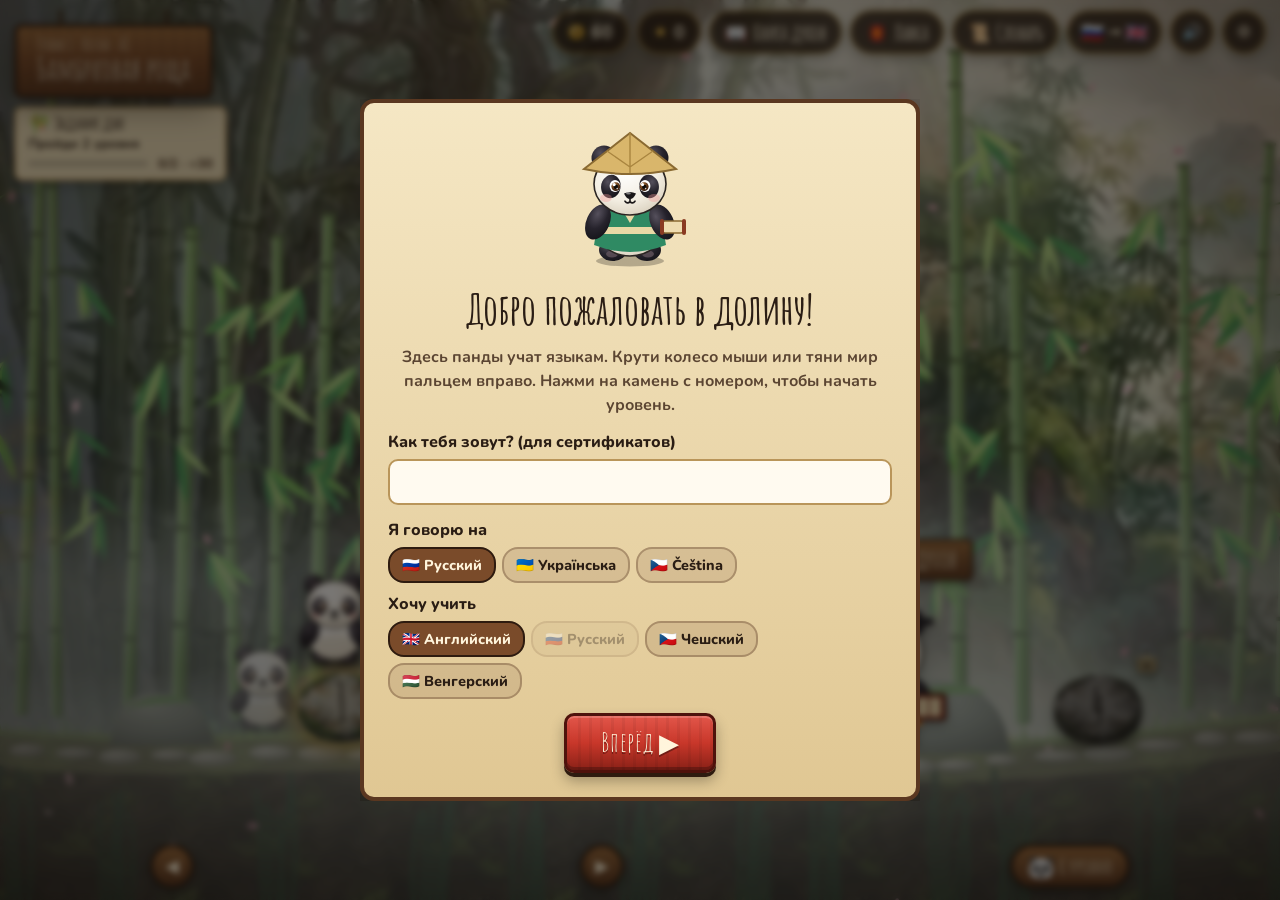
<file: index.html>
<!doctype html>
<html lang="ru">
<head>
  <meta charset="utf-8">
  <meta name="viewport" content="width=device-width,initial-scale=1,maximum-scale=1,user-scalable=no,viewport-fit=cover">
  <title>English Panda</title>
  <meta name="theme-color" content="#1d2a2a">
  <link rel="preconnect" href="https://fonts.googleapis.com">
  <link rel="preconnect" href="https://fonts.gstatic.com" crossorigin>
  <link href="https://fonts.googleapis.com/css2?family=Amatic+SC:wght@700&family=Nunito:wght@500;700;800;900&family=Ma+Shan+Zheng&display=swap" rel="stylesheet">
  <link rel="stylesheet" href="styles/base.css">
  <link rel="stylesheet" href="styles/world.css">
  <link rel="stylesheet" href="styles/ui.css">
  <link rel="stylesheet" href="styles/games.css">
</head>
<body>
  <!-- Мир лобби: слои рисует src/world/lobby.js -->
  <main id="world" aria-label="World">
    <div id="sky"><div id="stars"></div><div id="rays"></div><div id="sun"></div><div id="moon"></div>
      <svg id="birds" viewBox="0 0 180 60" aria-hidden="true"><path d="M10,30 q8,-8 16,0 q8,-8 16,0"/><path d="M50,18 q6,-6 12,0 q6,-6 12,0"/><path d="M60,42 q7,-7 14,0 q7,-7 14,0"/><path d="M100,26 q6,-6 12,0 q6,-6 12,0"/><path d="M140,36 q5,-5 10,0 q5,-5 10,0"/></svg></div>
    <div id="layers"></div>
    <div id="tint"></div>
    <div class="mistband" id="mistA"></div><div class="mistband" id="mistB"></div>
    <canvas id="particles"></canvas>
    <div id="fog"></div>
    <div id="grade"></div><div id="vignette"></div><div id="grain"></div>
  </main>

  <!-- Верхняя панель -->
  <header id="hud"></header>
  <!-- Нижняя карта мира -->
  <nav id="minimap"></nav>

  <!-- Экран уровня (мини-игры) -->
  <section id="game" hidden></section>
  <!-- Окна: книга, лавка, словарь, карточка уровня -->
  <div id="modal-root"></div>
  <div id="toast-root"></div>

  <script type="module" src="src/main.js"></script>
</body>
</html>
</file>
<file: styles/base.css>
/* Базовые токены: дерево, пергамент, красные фонари, нефрит */
:root {
  --wood-d: #2e1b0f; --wood: #5a3720; --wood-m: #7a4b2a; --wood-l: #9a6a3c;
  --parch: #f1e2bd; --parch-d: #e0c793; --parch-line: #b9955a;
  --ink: #2a1d14; --ink-soft: #5b4532;
  --red: #c8372a; --red-d: #8a2117; --gold: #f2c14e; --gold-d: #b88a24;
  --jade: #3f9b6e; --jade-d: #2a6e4d;
  --cream: #fff5dc;
  --f-sign: 'Amatic SC', 'Nunito', sans-serif;
  --f-body: 'Nunito', system-ui, sans-serif;
  --f-cn: 'Ma Shan Zheng', serif;
  --shadow: 0 10px 30px rgba(20, 10, 4, .45);
  --sky1: #7cc6d8; --sky2: #bfe6e0; --sky3: #eef6e8; --tint: transparent; --glow: .1; --stars: 0;
  --s: 1;
  color-scheme: light;
}

* { box-sizing: border-box; }
html, body { margin: 0; height: 100%; overflow: hidden; background: #1d2a2a; }
body {
  font-family: var(--f-body); color: var(--ink);
  -webkit-font-smoothing: antialiased; user-select: none; -webkit-user-select: none;
  touch-action: none; overscroll-behavior: none;
}
button { font: inherit; color: inherit; cursor: pointer; border: 0; background: none; padding: 0; }
input { font: inherit; }
[hidden] { display: none !important; }

/* Деревянная кнопка-дощечка */
.btn {
  position: relative; display: inline-flex; align-items: center; justify-content: center; gap: .4em;
  min-height: 46px; padding: .35em 1.3em .45em;
  font-family: var(--f-sign); font-size: 1.65rem; letter-spacing: .02em; color: var(--cream);
  background:
    repeating-linear-gradient(90deg, rgba(0,0,0,.06) 0 3px, transparent 3px 11px),
    linear-gradient(180deg, var(--wood-l), var(--wood-m) 45%, var(--wood));
  border: 3px solid var(--wood-d); border-radius: 10px;
  box-shadow: inset 0 2px 0 rgba(255,255,255,.18), inset 0 -3px 0 rgba(0,0,0,.25), 0 4px 0 var(--wood-d), 0 8px 14px rgba(0,0,0,.3);
  text-shadow: 0 2px 0 rgba(0,0,0,.35);
  transition: transform .12s, filter .12s;
}
.btn:hover { filter: brightness(1.08); transform: translateY(-1px); }
.btn:active { transform: translateY(3px); box-shadow: inset 0 2px 0 rgba(255,255,255,.18), 0 1px 0 var(--wood-d); }
.btn.red { background: repeating-linear-gradient(90deg, rgba(0,0,0,.05) 0 3px, transparent 3px 11px), linear-gradient(180deg, #e2564a, var(--red) 50%, var(--red-d)); border-color: #4e120c; }
.btn.jade { background: linear-gradient(180deg, #5cb98a, var(--jade) 50%, var(--jade-d)); border-color: #173f2c; }
.btn.small { min-height: 36px; font-size: 1.3rem; padding: .2em .9em .3em; }
.btn:disabled { filter: grayscale(.7) brightness(.8); cursor: not-allowed; transform: none; }
.btn:focus-visible, .chip:focus-visible, button:focus-visible { outline: 3px solid var(--gold); outline-offset: 3px; }

/* Монета с квадратной дыркой */
.coin {
  display: inline-block; width: 1.05em; height: 1.05em; border-radius: 50%; vertical-align: -.15em;
  background: radial-gradient(circle at 35% 30%, #fff3b0, var(--gold) 45%, var(--gold-d));
  border: 2px solid #7a5a12; position: relative;
}
.coin::after { content: ''; position: absolute; inset: 30%; background: #5a3a0a; border-radius: 2px; }

.en { font-family: var(--f-body); font-weight: 800; letter-spacing: .01em; }
.sr { position: absolute; width: 1px; height: 1px; overflow: hidden; clip: rect(0 0 0 0); }

@keyframes shake { 0%,100% { transform: translateX(0); } 20% { transform: translateX(-8px); } 40% { transform: translateX(8px); } 60% { transform: translateX(-5px); } 80% { transform: translateX(5px); } }
@keyframes pop { 0% { transform: scale(.6); opacity: 0; } 70% { transform: scale(1.08); opacity: 1; } 100% { transform: scale(1); } }
@keyframes sway { 0%,100% { transform: rotate(-1.6deg); } 50% { transform: rotate(1.6deg); } }
@keyframes bob { 0%,100% { transform: translateY(0); } 50% { transform: translateY(-6px); } }
@keyframes flick { 0%,100% { opacity: 1; } 30% { opacity: .78; } 55% { opacity: .95; } 75% { opacity: .7; } }
.shake { animation: shake .4s; }

@media (prefers-reduced-motion: reduce) {
  *, *::before, *::after { animation-duration: .01ms !important; animation-iteration-count: 1 !important; transition-duration: .01ms !important; }
}
</file>
<file: styles/world.css>
/* Мир лобби: сезоны (палитры), небо, свет, туман, камни уровней, панды */

/* ---------- Сезоны ---------- */
body, .season-probe {
  --m1: #c6dfdb; --m2: #9cc4bc; --m3: #6f9f94; --mist: #eaf6f1; --snow: 0;
  --leaf1: #79c25a; --leaf2: #3f9b54; --leaffar: #a6d3a0; --bam: #7fb069; --bamn: #4b7d43; --bamfar: #b5d8b0;
  --ground: #5d9a48; --grass: #8fcf62; --pine: #2f7d86; --pine2: #3f9a8f; --trunk: #6b4a2a;
  --cliff: #5e7f78; --cliff2: #4a6a63; --moss: #6fae5a; --blossom: #f4a6c0; --blossom2: #f7c6d6;
  --roof: #5d7f4a; --summer: #2e7a3e; --front: #1f3a24; --rainbow: .5;
}
body.season-summer, .season-probe.season-summer {
  --m1: #bcd9d6; --m2: #8bbfb2; --m3: #5a9282; --mist: #e4f3ee;
  --leaf1: #4fa845; --leaf2: #2d7a3a; --leaffar: #8fc58a; --bam: #5f9e4c; --bamn: #3a6e34; --bamfar: #9fcd98;
  --ground: #4a8c3a; --grass: #6fbf4a; --moss: #4f9c45; --blossom: #f6d06b; --blossom2: #f3a64a; --roof: #4c6e3e; --rainbow: .7;
}
body.season-autumn, .season-probe.season-autumn {
  --m1: #e1d2c0; --m2: #c9b39a; --m3: #a08a70; --mist: #f6eadb;
  --leaf1: #e8913c; --leaf2: #c4532d; --leaffar: #e9be8a; --bam: #b9a24f; --bamn: #8a7232; --bamfar: #dccb94;
  --ground: #8f7a3c; --grass: #c9a24a; --pine: #4a6e5a; --pine2: #5c7f62; --moss: #a88a3a;
  --blossom: #e4572e; --blossom2: #f2a03a; --roof: #7a5a3a; --cliff: #6e6a60; --cliff2: #5a564c; --rainbow: .3;
}
body.season-winter, .season-probe.season-winter {
  --m1: #dfe7ee; --m2: #c4d2dc; --m3: #9fb2c0; --mist: #f4f8fb; --snow: 1;
  --leaf1: #a9c0bc; --leaf2: #7f9d97; --leaffar: #d6e2e2; --bam: #8fa88f; --bamn: #64806a; --bamfar: #d2dfdc;
  --ground: #e3ecf1; --grass: #f7fbfd; --pine: #3f6670; --pine2: #577f87; --moss: #eef4f7;
  --blossom: #ffffff; --blossom2: #e9f1f7; --roof: #5b5f66; --cliff: #7d8a92; --cliff2: #66737b; --summer: #6c8a7c; --rainbow: .15;
}

/* ---------- Мир ---------- */
#world { position: fixed; inset: 0; overflow: hidden; cursor: grab; }
body.dragging #world { cursor: grabbing; }
#sky { position: absolute; inset: 0; background: linear-gradient(180deg, var(--sky1), var(--sky2) 55%, var(--sky3)); }
#sky::before, #sky::after {
  content: ''; position: absolute; width: 60vw; height: 14vh; top: 12vh; left: -60vw; border-radius: 50%;
  background: radial-gradient(closest-side, rgba(255,255,255,.55), rgba(255,255,255,0));
  animation: cloud 120s linear infinite; opacity: calc(.3 + var(--day) * .7);
}
#sky::after { top: 26vh; width: 44vw; animation-duration: 170s; animation-delay: -80s; }
@keyframes cloud { to { transform: translateX(170vw); } }
#stars {
  position: absolute; inset: 0 0 35% 0; opacity: var(--stars);
  background-image:
    radial-gradient(1.5px 1.5px at 12% 18%, #fff, transparent), radial-gradient(1px 1px at 22% 40%, #fff, transparent),
    radial-gradient(1.5px 1.5px at 35% 12%, #fff, transparent), radial-gradient(1px 1px at 48% 30%, #fff, transparent),
    radial-gradient(2px 2px at 62% 8%, #fff, transparent), radial-gradient(1px 1px at 70% 36%, #fff, transparent),
    radial-gradient(1.5px 1.5px at 83% 20%, #fff, transparent), radial-gradient(1px 1px at 92% 44%, #fff, transparent),
    radial-gradient(1px 1px at 5% 50%, #fff, transparent), radial-gradient(1.5px 1.5px at 55% 52%, #fff, transparent);
  background-size: 100% 100%, 50% 60%, 70% 50%, 40% 70%, 100% 100%, 60% 80%, 100% 100%, 50% 50%, 100% 100%, 80% 90%;
  animation: twinkle 5s ease-in-out infinite alternate;
}
@keyframes twinkle { to { filter: brightness(.6); } }
#sun {
  position: absolute; left: var(--sunx); top: var(--suny); width: 34vh; height: 34vh; transform: translate(-50%, -50%);
  border-radius: 50%; background: radial-gradient(circle, #fffdf0 0 6%, rgba(255,240,190,.85) 9%, rgba(255,222,150,.35) 22%, rgba(255,210,140,.12) 42%, transparent 68%);
}
#moon {
  position: absolute; left: 74%; top: 14%; width: 9vh; height: 9vh; border-radius: 50%; opacity: var(--moon);
  background: radial-gradient(circle at 40% 40%, #fffdf0, #e9e4c8 60%, #c9c3a6);
  box-shadow: 0 0 40px 12px rgba(255,250,220,.35);
}
#layers, #lights { position: absolute; inset: 0; pointer-events: none; }
#lights { opacity: var(--glow, .1); }
.layer { position: absolute; left: 0; top: 0; height: 100%; will-change: transform; }
.layer svg.scene { display: block; overflow: visible; }
.layer canvas.chunk { position: absolute; top: 0; height: 100%; }
#tint { position: absolute; inset: 0; pointer-events: none; }
.lightlayer { opacity: 1; }
@keyframes flickL { 0%,100% { opacity: 1; } 35% { opacity: .86; } 60% { opacity: .97; } 80% { opacity: .82; } }
#particles { position: absolute; inset: 0; width: 100%; height: 100%; pointer-events: none; }
#fog {
  position: absolute; inset: 0; pointer-events: none;
  background: linear-gradient(180deg, transparent 62%, color-mix(in srgb, var(--mist) 28%, transparent) 90%, color-mix(in srgb, var(--mist) 12%, transparent));
}
body.paused #world { visibility: hidden; }
#layers, #lights, #overlay { transition: opacity .2s; }
#world.jumping #layers, #world.jumping #lights, #world.jumping #overlay { opacity: 0; }

/* ---------- Цвета SVG ---------- */
.snow { fill: #fff; opacity: var(--snow); }
.rockline { stroke: rgba(10,30,40,.18); stroke-width: 3; fill: none; }
.treetop { fill: color-mix(in srgb, var(--pine) 70%, var(--mist)); }
.crevice { stroke: rgba(10,25,30,.28); stroke-width: 5; fill: none; stroke-linecap: round; }
.ledge { fill: color-mix(in srgb, var(--moss) 85%, #000); opacity: .85; }
.mosscap { fill: var(--moss); opacity: .9; }
.fallstreak { stroke: #fff; stroke-width: 3; stroke-dasharray: 34 46; animation: fall 1.2s linear infinite; }
@keyframes fall { to { stroke-dashoffset: -80; } }
.rainbow path { fill: none; stroke-width: 7; opacity: .22; }
.rainbow { opacity: calc(var(--rainbow) * var(--dayq)); }
.terr { fill: var(--leaf1); opacity: .6; } .terr2 { fill: var(--leaf2); opacity: .55; }
.bamn { fill: color-mix(in srgb, var(--bam) 55%, #000); } .bamfarn { fill: color-mix(in srgb, var(--bamfar) 72%, #000); } .bamfrontn { fill: #0a140b; }
.twig { stroke: color-mix(in srgb, var(--bam) 70%, #000); stroke-width: 2; fill: none; }
.leafA, .leaf1 { fill: var(--leaf1); } .leafB, .leaf2 { fill: var(--leaf2); } .leafC { fill: color-mix(in srgb, var(--leaf1) 60%, #fff6c0); }
.leaffar { fill: var(--leaffar); } .leaffar2 { fill: color-mix(in srgb, var(--leaffar) 80%, #2a5a3a); }
.leaffront { fill: #142a18; } .leaffront2 { fill: #1d3a22; }
.pineD { fill: color-mix(in srgb, var(--pine) 65%, #000); } .pineM { fill: var(--pine); } .pineL { fill: color-mix(in srgb, var(--pine2) 60%, #e8ffd8); }
.branch { stroke: var(--trunk); fill: none; stroke-linecap: round; }
.blossomD { fill: color-mix(in srgb, var(--blossom) 70%, #6a2a4a); } .blossom { fill: var(--blossom); } .blossomL { fill: var(--blossom2); }
.moss { fill: var(--moss); opacity: .9; }
.blade { fill: var(--grass); } .blade2 { fill: color-mix(in srgb, var(--grass) 70%, #1a3a10); }
.flowerA { fill: var(--blossom); } .flowerB { fill: #fff3b0; }
.dirt { stroke: color-mix(in srgb, var(--ground) 45%, #c9a67a); stroke-width: 44; stroke-linecap: round; stroke-linejoin: round; fill: none; opacity: .55; }
.ripple { stroke: #e6fbfb; stroke-width: 3; fill: none; opacity: .7; animation: ripple 3s ease-in-out infinite; }
@keyframes ripple { 50% { transform: translateX(24px); opacity: .25; } }
.lily { fill: #4f9a44; } .reed { stroke: color-mix(in srgb, var(--grass) 60%, #2a3a10); stroke-width: 3; fill: none; }
.rope, .ropefront { stroke: #4a3220; stroke-width: 3; fill: none; }
.ropefront { stroke: #1a0e08; stroke-width: 9; }
.win { fill: color-mix(in srgb, #ffcf7a calc(var(--glowq) * 100%), #3b2a1c); }
.beam { fill: #2e1a0c; } .beam-l { stroke: #2e1a0c; stroke-width: 3; fill: none; }
.bracket { fill: #4a2c14; } .rail { fill: #5a381c; } .railbar { fill: #5e3a1c; }
.roof { fill: var(--roof); }
.tileend { fill: color-mix(in srgb, var(--roof) 60%, #1a1a10); }
.mossroof { fill: color-mix(in srgb, var(--moss) 85%, #fff); opacity: calc(.6 - var(--snow) * .6); }
.ridge, .eave { stroke: #2a2014; fill: none; stroke-linecap: round; }
.gold { fill: #d9a43a; } .gold-t { fill: #f2c14e; } .tassel { fill: #e8b040; }
.twin { fill: color-mix(in srgb, #f5c27a calc(var(--glowq) * 85%), #4a3018); }
.plaster { fill: #e9dcc0; } .scrollbg { fill: #f3ead2; stroke: #b8a27a; stroke-width: 2; }
.callig { font-family: var(--f-cn); font-size: 80px; fill: #2a1d14; } .callig.sm { font-size: 56px; }
text.gold-t { font-size: 54px; }
.carve { fill: #5a3a22; } .carvein { fill: none; stroke: #3a2414; stroke-width: 5; }
.porc { fill: #f4f1ea; stroke: #c9c3b4; stroke-width: 1.5; } .blue { stroke: #2f5bb0; }
.pot { fill: #7a4a2a; }
.book { fill: #7a2e1f; } .book2 { fill: #2f5b4a; }
.flame { fill: #ffcf6a; animation: flick 1.4s infinite; transform-box: fill-box; transform-origin: bottom; }
.vine { stroke: #3f7a3a; stroke-width: 3; }
.rug { fill: #b89a6a; } .cushion { fill: #3a2414; } .pillow { fill: #6f8fb0; stroke: #3f5a7a; stroke-width: 3; }
.smoke { stroke: rgba(255,255,255,.35); stroke-width: 3; animation: smoke 5s ease-in-out infinite; }
@keyframes smoke { 50% { transform: translateX(8px); opacity: .5; } }
.knot { stroke: #c8372a; fill: #c8372a; }
.floorline { stroke: #3a1e0c; stroke-width: 2; opacity: .7; }
.plaque { fill: #1f2a44; stroke: #d9a43a; stroke-width: 4; }
.summer { fill: var(--summer); opacity: .8; }
.trunkfront { stroke: #140c06; } .pillarfront { fill: #1e0a05; }
.grassfront { stroke: var(--front); stroke-width: 6; stroke-linecap: round; fill: none; }

/* Глава 2 «Лето» */
.paddy { fill: color-mix(in srgb, #9fd9dc 55%, var(--leaf1)); } .paddyedge { stroke: var(--grass); stroke-width: 6; fill: none; }
.rice { stroke: color-mix(in srgb, var(--leaf1) 80%, #2a4a10); stroke-width: 2.6; stroke-linecap: round; fill: none; }
.shine { stroke: rgba(255,255,255,.5); stroke-width: 3; stroke-linecap: round; fill: none; }
.lotus { fill: #f49ab8; } .lotusL { fill: #ffd6e4; }
.good-orange { fill: #f08a1f; } .good-apple { fill: #d8402e; } .good-melon { fill: #7fbf4a; } .basketw { fill: #c99a52; }
.flagR { fill: #d8402e; } .flagY { fill: #f2c14e; } .flagG { fill: #3f9b6e; } .flagB { fill: #2f5bb0; } .flagW { fill: #f4f1ea; }
.autumn { fill: #e8913c; opacity: .85; } .autumnD { fill: #b84a2a; opacity: .85; }

/* ---------- Киношные слои поверх мира ---------- */
#rays { position: absolute; inset: 0; pointer-events: none; opacity: calc(var(--rays) * .7);
  background: repeating-conic-gradient(from 90deg at var(--sunx) var(--suny), rgba(255,236,190,0) 0deg, rgba(255,236,190,.16) 2.5deg, rgba(255,236,190,0) 6deg, rgba(255,236,190,0) 11deg);
  -webkit-mask-image: radial-gradient(circle at var(--sunx) var(--suny), #000 0, rgba(0,0,0,.6) 30%, transparent 75%);
  mask-image: radial-gradient(circle at var(--sunx) var(--suny), #000 0, rgba(0,0,0,.6) 30%, transparent 75%);
 }
.mistband { position: absolute; left: -50%; width: 200%; pointer-events: none; opacity: .3;
  background: radial-gradient(ellipse at 20% 50%, var(--mist), transparent 55%), radial-gradient(ellipse at 65% 40%, var(--mist), transparent 50%), radial-gradient(ellipse at 90% 60%, var(--mist), transparent 50%);
  animation: drift 70s linear infinite alternate; }
#mistA { top: 52%; height: 26%; } #mistB { top: 72%; height: 20%; opacity: .22; animation-duration: 50s; animation-direction: alternate-reverse; }
@keyframes drift { to { transform: translateX(22%); } }
#grade { position: absolute; inset: 0; pointer-events: none;
  background: linear-gradient(180deg, rgba(255,200,130,.1), rgba(255,255,255,0) 40%, rgba(10,50,70,.16)); }
#vignette { position: absolute; inset: 0; pointer-events: none; background: radial-gradient(ellipse at 50% 45%, transparent 55%, rgba(18,10,4,.5)); }
#grain { position: absolute; inset: 0; pointer-events: none; opacity: .06;
  background-image: url("data:image/svg+xml,%3Csvg xmlns='http://www.w3.org/2000/svg' width='220' height='220'%3E%3Cfilter id='n'%3E%3CfeTurbulence type='fractalNoise' baseFrequency='.85' numOctaves='2' stitchTiles='stitch'/%3E%3CfeColorMatrix values='0 0 0 0 .5 0 0 0 0 .45 0 0 0 0 .38 0 0 0 .9 0'/%3E%3C/filter%3E%3Crect width='100%25' height='100%25' filter='url(%23n)'/%3E%3C/svg%3E"); }
/* Телефон: без тяжёлых декоративных слоёв на весь экран */
body.phone .mistband, body.phone #grain { display: none; }
#birds { position: absolute; top: 14%; left: -20%; width: 180px; opacity: .55; animation: birds 60s linear infinite; }
#birds path { fill: none; stroke: #2a3a40; stroke-width: 2.4; stroke-linecap: round; animation: flap 1.1s ease-in-out infinite; transform-box: fill-box; transform-origin: center; }
#birds path:nth-child(2n) { animation-delay: -.5s; }
@keyframes birds { to { transform: translate(140vw, -6vh); } }
@keyframes flap { 50% { transform: scaleY(.45); } }

/* ---------- Камни уровней, панды ---------- */
#overlay { pointer-events: none; width: 100%; }
#overlay > * { position: absolute; left: calc(var(--x) * var(--s) * 1px); top: calc(var(--y) * var(--s) * 1px); }
.node { pointer-events: auto; width: calc(var(--s) * 108px); transform: translate(-50%, -72%); display: grid; justify-items: center; }
.node .stone {
  position: relative; width: 100%; aspect-ratio: 1.25; border-radius: 50%;
  background:
    radial-gradient(ellipse at 50% 18%, var(--moss) 0 28%, transparent 30%),
    radial-gradient(ellipse at 40% 35%, #d4d0c0, #a9a492 55%, #7d7867);
  border: calc(var(--s) * 4px) solid #4f4a3d;
  box-shadow: 0 calc(var(--s) * 8px) 0 #4f4a3d, 0 calc(var(--s) * 16px) 18px rgba(0,0,0,.4);
  display: grid; place-items: center; transition: transform .2s;
}
.node b {
  font-family: var(--f-sign); font-size: calc(var(--s) * 58px); line-height: 1; color: #3a362c;
  text-shadow: 0 2px 0 rgba(255,255,255,.45), 0 -1px 0 rgba(0,0,0,.3);
}
.node.exam .stone { background: radial-gradient(circle at 40% 35%, #e2564a, var(--red) 55%, var(--red-d)); border-color: #4e120c; box-shadow: 0 calc(var(--s) * 8px) 0 #4e120c, 0 0 30px rgba(242,193,78,.6); }
.node.exam b { font-family: var(--f-cn); color: var(--gold); text-shadow: 0 2px 0 #4e120c; font-size: calc(var(--s) * 50px); }
.node.current .stone { animation: bob 2.2s ease-in-out infinite; box-shadow: 0 calc(var(--s) * 8px) 0 #4f4a3d, 0 0 0 calc(var(--s) * 6px) rgba(242,193,78,.7), 0 0 calc(var(--s) * 60px) rgba(255,200,90,.9); }
.node.locked .stone { filter: grayscale(.6) brightness(.72); }
.node .lock { position: absolute; right: -6%; top: -10%; font-style: normal; font-size: calc(var(--s) * 30px); }
.node:hover .stone { transform: translateY(-4px) scale(1.04); }
.nstars { margin-top: calc(var(--s) * 14px); font-size: calc(var(--s) * 26px); letter-spacing: -.05em; }
.nstars i { font-style: normal; color: rgba(40,30,20,.45); text-shadow: 0 1px 0 rgba(255,255,255,.4); }
.nstars i.on { color: var(--gold); text-shadow: 0 0 8px rgba(255,200,80,.9), 0 2px 0 #7a5a12; }

.player { width: calc(var(--s) * 120px); transform: translate(-50%, calc(-100% - var(--s) * 70px)); pointer-events: none; transition: left 1.5s ease-in-out, top 1.5s ease-in-out; }
.player svg { display: block; width: 100%; animation: bob 2.6s ease-in-out infinite; filter: drop-shadow(0 4px 6px rgba(0,0,0,.35)); }
.player.walking svg { animation: hop .3s ease-in-out infinite; }
@keyframes hop { 50% { transform: translateY(-10px) rotate(3deg); } }

.npc { pointer-events: auto; width: calc(var(--s) * 120px); transform: translate(-50%, -96%); display: grid; justify-items: center; }
.npc svg { width: 100%; display: block; filter: drop-shadow(0 4px 6px rgba(0,0,0,.35)); transition: transform .2s; }
.npc:hover svg { transform: translateY(-4px) rotate(-2deg); }
.npcsign {
  font-family: var(--f-sign); font-size: calc(var(--s) * 30px); color: var(--cream); white-space: nowrap;
  padding: .05em .55em .12em; margin-bottom: calc(var(--s) * 6px); border-radius: 6px; position: relative;
  background: linear-gradient(180deg, var(--wood-l), var(--wood)); border: 2px solid var(--wood-d);
  box-shadow: 0 4px 8px rgba(0,0,0,.35); transform-origin: 50% -20px; animation: sway 4s ease-in-out infinite;
}
.npcsign i { font-style: normal; margin-right: .25em; }

.fogwall { top: 0 !important; width: calc(var(--s) * var(--fw, 1700) * 1px); height: 100%; pointer-events: none;
  background: linear-gradient(90deg, rgba(236,243,240,0), rgba(236,243,240,.8) 14%, rgba(236,243,240,.96) 40%); }
.fogsign { transform: translate(-50%, -100%); display: grid; gap: 2px; text-align: center; width: calc(var(--s) * 360px);
  padding: 12px 16px 16px; color: var(--ink); background: var(--parch); border: 4px solid var(--wood); border-radius: 8px; box-shadow: var(--shadow); }
.fogsign b { font-family: var(--f-sign); font-size: calc(var(--s) * 48px); line-height: 1; }
.fogsign span { font-family: var(--f-sign); font-size: calc(var(--s) * 32px); color: var(--red); }
.fogsign small { font-size: calc(var(--s) * 18px); color: var(--ink-soft); font-weight: 700; }

/* ---------- Карта мира ---------- */
#minimap {
  position: fixed; left: 50%; bottom: max(12px, env(safe-area-inset-bottom)); transform: translateX(-50%); z-index: 20;
  display: flex; align-items: center; gap: 8px; width: min(980px, calc(100vw - 24px));
}
.mm-bar {
  position: relative; flex: 1; display: flex; height: 44px; border-radius: 22px; overflow: hidden;
  background: linear-gradient(180deg, #a6c97a, #6f9a48 55%, #4f7a32); border: 3px solid #2f4a1c;
  box-shadow: inset 0 2px 0 rgba(255,255,255,.3), 0 6px 16px rgba(0,0,0,.35);
}
.mm-zone { display: flex; align-items: center; justify-content: center; gap: 4px; min-width: 0; border-right: 3px solid rgba(47,74,28,.8);
  font-family: var(--f-sign); font-size: 1.25rem; color: #fff; text-shadow: 0 1px 2px rgba(0,0,0,.6); white-space: nowrap; overflow: hidden; }
.mm-zone:last-of-type { border-right: 0; background: rgba(255,255,255,.25); }
.mm-zone i { font-style: normal; }
.mm-dot { position: absolute; bottom: 4px; width: 8px; height: 8px; margin-left: -4px; border-radius: 50%; background: rgba(0,0,0,.35); pointer-events: none; }
.mm-dot.done { background: var(--gold); } .mm-dot.cur { background: #fff; box-shadow: 0 0 6px #fff; }
#mm-view { position: absolute; top: 2px; bottom: 2px; border: 2px solid var(--gold); border-radius: 16px; background: rgba(255,240,180,.15); pointer-events: none; }
.mm-arrow, .mm-go { height: 44px; min-width: 44px; border-radius: 22px; color: var(--cream); font-size: 1.1rem;
  background: linear-gradient(180deg, var(--wood-l), var(--wood)); border: 3px solid var(--wood-d); box-shadow: 0 4px 10px rgba(0,0,0,.35); }
.mm-go { padding: 0 14px; font-family: var(--f-sign); font-size: 1.4rem; white-space: nowrap; }
@media (max-width: 720px) {
  .mm-zone span { display: none; }
  .mm-arrow { display: none; }
  .mm-go { padding: 0; width: 44px; } .mm-go span { display: none; }
}
/* Глава 3 «Осень» и зима в тумане */
.fallA { fill: #e07a2a; opacity: .9; } .fallB { fill: #c4432a; opacity: .9; }
.pumpkin { fill: #e8781f; stroke: #a04a0a; stroke-width: 2; } .stem { fill: #4a6a2a; }
.winterD { fill: #c8d8dc; } .winterS { fill: #ffffff; }
.fxlayer svg.scene { overflow: hidden; }
.wpine { fill: #2d5650; } .wsnow { fill: #f6fbff; }
/* вход в место большой темы: рисунок стоит на земле у тропы, светится проём */
.node.entrance { width: calc(var(--s) * 360px); transform: translate(-50%, calc(-100% + var(--s) * 30px)); position: absolute; }
.node.entrance .ent { width: 100%; display: block; overflow: visible; filter: drop-shadow(0 calc(var(--s) * 6px) calc(var(--s) * 6px) rgba(0,0,0,.35)); }
.node.entrance .door { fill: #120c08; transition: fill .3s; }
.node.entrance.current .door, .node.entrance.done .door { fill: #ffcf6a; animation: doorglow 2.4s ease-in-out infinite; }
.node.entrance.done .door { fill: #9fdc8a; animation: none; }
.node.entrance.locked .ent { filter: grayscale(.6) brightness(.75); }
.node.entrance:hover .ent, .node.entrance:focus-visible .ent { transform: translateY(-3px); }
.node.entrance:focus-visible { outline: 3px solid var(--gold); outline-offset: 4px; border-radius: 12px; }
.node.entrance .ent-n { position: absolute; left: 50%; bottom: calc(var(--s) * 12px); transform: translateX(-50%); width: calc(var(--s) * 56px); height: calc(var(--s) * 56px); border-radius: 50%;
  display: grid; place-items: center; background: radial-gradient(circle at 40% 35%, #f2e6c8, #c9b78c); border: calc(var(--s) * 3px) solid #5a4632; }
.node.entrance .ent-n b { font-size: calc(var(--s) * 30px); color: #3a2a18; }
.node.entrance .lock { right: -30%; top: -30%; }
.node.entrance .nstars { position: absolute; left: 50%; top: 100%; transform: translateX(-50%); white-space: nowrap; margin-top: calc(var(--s) * -4px); }
@keyframes doorglow { 50% { fill: #ffe9a8; } }

/* Нарисованные фоны зон */
.layer.artbg { width: 0; }
.layer.artbg img { position: absolute; top: 0; height: 100%; object-fit: cover;
  -webkit-mask-image: linear-gradient(90deg, transparent, #000 18%, #000 82%, transparent); mask-image: linear-gradient(90deg, transparent, #000 18%, #000 82%, transparent); }
.layer.artbg img.first { -webkit-mask-image: linear-gradient(90deg, #000 80%, transparent); mask-image: linear-gradient(90deg, #000 80%, transparent); }

/* Нарисованные входы (картинки из Gemini); если файла нет — остаётся SVG-рисунок */
.node.entrance .ent-svg { display: none; }
.node.entrance.noimg .ent-img { display: none; }
.node.entrance.noimg .ent-svg { display: block; }
.node.entrance .ent-img { height: auto; }
.node.entrance.current .ent-img { filter: drop-shadow(0 0 calc(var(--s) * 14px) rgba(255, 200, 90, .75)) drop-shadow(0 calc(var(--s) * 6px) calc(var(--s) * 6px) rgba(0,0,0,.35)); }
/* у картинки снизу пустое поле ~15 %: опускаем, чтобы объект стоял на тропе */
.node.entrance .ent-img { margin-bottom: calc(var(--s) * -50px); }
.node.entrance:has(.ent-img) { width: calc(var(--s) * 430px); }

/* Нижняя полоса зон убрана: остаются только стрелки и кнопка «к уровню» */
.mm-bar { display: none; }
#minimap { justify-content: space-between; }

/* Камни уровней: нарисованный каменный диск вместо CSS-кружка */
.node { width: calc(var(--s) * 130px); }
.node .stone {
  aspect-ratio: 1; border: 0; border-radius: 0; box-shadow: none;
  background: url(../assets/ui/stone.png) center / contain no-repeat;
  filter: drop-shadow(0 calc(var(--s) * 8px) calc(var(--s) * 6px) rgba(0,0,0,.4));
}
.node b { margin-top: -8%; color: #2e2a20; text-shadow: 0 1px 0 rgba(255,255,255,.55); }
.node.current .stone { box-shadow: none; filter: drop-shadow(0 0 calc(var(--s) * 18px) rgba(255,205,90,.95)) drop-shadow(0 calc(var(--s) * 8px) calc(var(--s) * 6px) rgba(0,0,0,.4)); }
.node.exam .stone { border: 0; box-shadow: none; background: url(../assets/ui/stone.png) center / contain no-repeat;
  filter: sepia(.7) saturate(3) hue-rotate(-30deg) brightness(.8) drop-shadow(0 0 calc(var(--s) * 16px) rgba(242,193,78,.8)); }
.node.locked .stone { filter: grayscale(.7) brightness(.7) drop-shadow(0 calc(var(--s) * 6px) calc(var(--s) * 5px) rgba(0,0,0,.4)); }

/* Входы: мшистое основание картинки ложится на тропу, нижний край растворяется в земле */
.node.entrance .ent-img { margin-bottom: calc(var(--s) * -105px);
  -webkit-mask-image: linear-gradient(180deg, #000 78%, transparent 92%); mask-image: linear-gradient(180deg, #000 78%, transparent 92%); }
.node.entrance .ent-n { bottom: calc(var(--s) * 30px); }

/* Телефон: без масок и теней-фильтров на больших картинках — они требуют отдельных буферов и роняли вкладку */
body.phone .layer.artbg img, body.phone .layer.artbg img.first { -webkit-mask-image: none; mask-image: none; }
body.phone .node .stone, body.phone .node.current .stone, body.phone .node.locked .stone, body.phone .node.exam .stone,
body.phone .node.entrance .ent-img, body.phone .node.entrance.current .ent-img, body.phone .node.entrance .ent { filter: none; }
body.phone .node.locked .stone, body.phone .node.entrance.locked .ent-img { opacity: .7; }
body.phone .node.entrance .ent-img { -webkit-mask-image: none; mask-image: none; }

/* Туман закрытой главы: градиент + дешёвая сплошная заливка */
.fogsolid { top: 0 !important; width: calc(var(--s) * var(--fw) * 1px); height: 100%; pointer-events: none; background: rgba(236,243,240,.96); }
/* Швы между фонами зон: на телефоне без масок закрываем стык полосой тумана */
.artseam { display: none; position: absolute; top: 0; height: 100%; width: calc(var(--s) * 340px);
  background: linear-gradient(90deg, transparent, color-mix(in srgb, var(--mist) 45%, transparent) 50%, transparent); }
body.phone .artseam { display: block; }

/* Телефон: неподвижный фон текущей зоны, плавная смена */
#artfix { position: absolute; inset: 0; pointer-events: none; }
#artfix img { position: absolute; inset: 0; width: 100%; height: 100%; object-fit: cover; object-position: 50% 35%; opacity: 0; transition: opacity .8s ease; }
#artfix img.on { opacity: 1; }
#artfix img { inset: auto; top: 0; left: 0; height: 100%; width: auto; max-width: none; object-fit: fill; will-change: transform, opacity; }
body.phone.artcover .fxlayer[data-f="0.6"], body.phone.artcover .fxlayer[data-f="0.3"], body.phone.artcover .fxlayer[data-f="0.12"] { display: none; }
</file>
<file: styles/ui.css>
/* Интерфейс: верхняя панель, окна-доски, карточка уровня, книга, лавка, словарь, сертификат */

/* ---------- Верхняя панель ---------- */
#hud {
  position: fixed; top: 0; left: 0; right: 0; z-index: 20; pointer-events: none;
  display: flex; justify-content: space-between; align-items: flex-start; gap: 12px;
  padding: max(10px, env(safe-area-inset-top)) 14px 0;
}
#hud > * { pointer-events: auto; }
.h-left { display: grid; gap: 8px; justify-items: start; }
.h-sign {
  position: relative; display: grid; padding: 8px 20px 10px; margin-top: 14px; color: var(--cream);
  background: repeating-linear-gradient(90deg, rgba(0,0,0,.07) 0 3px, transparent 3px 13px), linear-gradient(180deg, var(--wood-l), var(--wood-m) 50%, var(--wood));
  border: 3px solid var(--wood-d); border-radius: 8px; box-shadow: var(--shadow); transform-origin: 50% -14px; animation: sway 6s ease-in-out infinite;
}
.h-sign::before, .h-sign::after { content: ''; position: absolute; top: -17px; width: 3px; height: 17px; background: #3a2414; }
.h-sign::before { left: 22%; } .h-sign::after { right: 22%; }
.h-ch { font-family: var(--f-sign); font-size: 1.15rem; opacity: .85; line-height: 1; }
.h-zone { font-family: var(--f-sign); font-size: 2rem; line-height: 1; text-shadow: 0 2px 0 rgba(0,0,0,.35); }
.h-zone.swap { animation: pop .5s; }
.h-daily {
  display: grid; grid-template-columns: auto auto; gap: 2px 10px; align-items: center; padding: 6px 12px; font-size: .82rem;
  background: var(--parch); border: 2px solid var(--parch-line); border-radius: 8px; box-shadow: 0 4px 12px rgba(0,0,0,.25); max-width: 290px;
}
.h-daily b { grid-column: 1 / -1; font-family: var(--f-sign); font-size: 1.15rem; line-height: 1; }
.h-daily .bar { display: block; height: 7px; width: 120px; border-radius: 4px; background: rgba(0,0,0,.15); overflow: hidden; }
.h-daily .bar i { display: block; height: 100%; background: linear-gradient(90deg, var(--jade), #7fd0a0); }
.h-daily em { font-style: normal; font-weight: 800; color: var(--ink-soft); }
.h-daily span { grid-column: 1 / -1; font-weight: 700; }
.h-daily.done { opacity: .75; }
.h-right { display: flex; gap: 8px; align-items: center; flex-wrap: wrap; justify-content: flex-end; }
.h-pill, .h-btn {
  display: inline-flex; align-items: center; gap: 6px; height: 44px; padding: 0 14px; border-radius: 22px;
  background: rgba(30, 18, 10, .78); color: var(--cream); border: 2px solid rgba(242,193,78,.45);
  box-shadow: 0 4px 12px rgba(0,0,0,.3); font-weight: 800;
}
.h-pill b { font-size: 1.1rem; }
.h-stars i { font-style: normal; color: var(--gold); }
.h-coins.bump { animation: pop .5s; }
.h-btn { font-family: var(--f-sign); font-size: 1.35rem; transition: transform .15s, background .15s; }
.h-btn i { font-style: normal; font-size: 1.1rem; }
.h-btn:hover { transform: translateY(-2px); background: rgba(90, 55, 32, .9); }
.h-btn.round { width: 44px; padding: 0; justify-content: center; font-family: var(--f-body); font-size: 1rem; }
@media (max-width: 1100px) { .h-btn span { display: none; } .h-btn { padding: 0; width: 44px; justify-content: center; } }
@media (max-width: 440px) {
  .h-stars { display: none; }
  .h-btn.lang { padding: 0; width: 38px; justify-content: center; } .h-btn.lang i:first-child, .h-btn.lang .arr { display: none; } .h-btn.lang i { font-size: 1.1rem; }
  .h-right .h-btn.round, .h-right .h-btn:not(.lang) { width: 38px; }
}
@media (max-width: 720px) {
  #hud { flex-direction: column; align-items: stretch; padding: max(8px, env(safe-area-inset-top)) 10px 0; }
  .h-left { grid-auto-flow: column; justify-content: space-between; align-items: start; }
  .h-sign { margin-top: 12px; padding: 6px 14px 8px; } .h-zone { font-size: 1.5rem; } .h-ch { font-size: .95rem; }
  .h-daily { max-width: 170px; font-size: .72rem; } .h-daily .bar { width: 70px; }
  .h-right { order: -1; justify-content: space-between; gap: 6px; flex-wrap: nowrap; }
  .h-pill, .h-btn { height: 40px; } .h-btn, .h-btn.round { width: 40px; } .h-pill { padding: 0 10px; }
}

/* ---------- Окна ---------- */
#modal-root { position: fixed; inset: 0; z-index: 50; pointer-events: none; }
.modal { position: fixed; inset: 0; display: grid; place-items: center; padding: 16px; pointer-events: auto; animation: fadein .2s; }
.modal.out { animation: fadeout .2s forwards; }
@keyframes fadein { from { opacity: 0; } } @keyframes fadeout { to { opacity: 0; } }
.modal-back { position: absolute; inset: 0; background: rgba(12, 8, 4, .55); backdrop-filter: blur(3px); }
.modal-box { position: relative; width: min(980px, 100%); max-height: calc(100dvh - 32px); display: flex; flex-direction: column; animation: pop .3s; }
.modal.small .modal-box { width: min(560px, 100%); }
.modal-body { overflow: auto; min-height: 0; }
.x {
  position: absolute; top: -10px; right: -10px; z-index: 3; width: 46px; height: 46px; border-radius: 50%;
  font-size: 1.4rem; font-weight: 900; color: var(--cream); background: linear-gradient(180deg, #e2564a, var(--red-d));
  border: 3px solid #4e120c; box-shadow: 0 4px 10px rgba(0,0,0,.4);
}

/* Пергамент */
.parch {
  background:
    radial-gradient(ellipse at 15% 20%, rgba(160,110,40,.12), transparent 40%),
    radial-gradient(ellipse at 85% 80%, rgba(160,110,40,.14), transparent 45%),
    linear-gradient(180deg, #f5e7c4, var(--parch) 40%, var(--parch-d));
  border: 3px solid var(--parch-line); border-radius: 10px;
  box-shadow: inset 0 0 0 6px rgba(255,255,255,.18), inset 0 0 40px rgba(120,80,30,.25);
}

/* Деревянная доска с вывесками */
.board .modal-body {
  padding: 16px 18px 20px; border-radius: 14px;
  background: repeating-linear-gradient(90deg, rgba(0,0,0,.08) 0 2px, transparent 2px 16px), linear-gradient(180deg, #3d2414, #26160b);
  border: 4px solid #1a0e06; box-shadow: var(--shadow), inset 0 0 0 2px rgba(255,255,255,.06);
}
.board-head h2 { margin: 0 0 8px; text-align: center; font-family: var(--f-sign); font-size: 2.8rem; color: var(--cream); text-shadow: 0 3px 0 #000; }
.board-head h2 span { margin-right: .3em; }
.signs { display: flex; justify-content: center; gap: 18px; margin: 18px 0 16px; flex-wrap: wrap; }
.sign {
  position: relative; min-width: 150px; padding: 8px 22px 10px; font-family: var(--f-sign); font-size: 1.8rem; color: rgba(255,240,210,.55);
  background: linear-gradient(180deg, #5a3720, #3e2414); border: 3px solid #1a0e06; border-radius: 10px;
  box-shadow: inset 0 2px 0 rgba(255,255,255,.1), 0 4px 0 #1a0e06; transform-origin: 50% -16px;
}
.sign::before, .sign::after { content: ''; position: absolute; top: -18px; width: 10px; height: 20px; border: 3px solid #6a5a4a; border-bottom: 0; border-radius: 6px 6px 0 0; }
.sign::before { left: 20%; } .sign::after { right: 20%; }
.sign.on { color: var(--cream); background: linear-gradient(180deg, #9a6a3c, #6a4222); animation: sway 3s ease-in-out infinite; text-shadow: 0 2px 0 rgba(0,0,0,.4); }
.board-panel { padding: 18px; min-height: 360px; }
.split { display: grid; grid-template-columns: 1.1fr 1fr; gap: 18px; }
.medals { display: grid; grid-template-columns: repeat(auto-fill, minmax(86px, 1fr)); gap: 12px; align-content: start; }
.medal {
  position: relative; aspect-ratio: 1; border-radius: 50%; display: grid; place-items: center; padding: 10%;
  background: radial-gradient(circle at 50% 40%, #b08a5a, #7a5a36 70%); border: 4px solid #3a2414;
  box-shadow: inset 0 3px 6px rgba(0,0,0,.4), 0 3px 0 rgba(255,255,255,.4); transition: transform .15s;
}
.medal:hover { transform: scale(1.06); }
.medal.on { border-color: var(--gold); box-shadow: 0 0 0 3px rgba(242,193,78,.5), inset 0 3px 6px rgba(0,0,0,.4); }
.medal svg { position: absolute; inset: 10%; width: 80%; height: 80%; }
.medal.unknown svg, .big-medal.unknown svg { filter: brightness(0) opacity(.45); }
.medal .tick { position: absolute; right: -2px; bottom: -2px; width: 26px; height: 26px; border-radius: 50%; background: var(--jade); color: #fff; font-style: normal; font-weight: 900; display: grid; place-items: center; border: 2px solid #fff; }
.medal.sm { width: 54px; height: 54px; font-size: 1.6rem; padding: 0; flex: none; }
.medal.up { padding: 6px; } .medal .ico { font-size: 2rem; }
.dots { display: flex; gap: 4px; justify-content: center; } .dots i { width: 9px; height: 9px; border-radius: 50%; background: #2a1a0e; }
.dots i.on { background: var(--gold); box-shadow: 0 0 6px var(--gold); }
.dots.big i { width: 22px; height: 22px; border: 3px solid #2a1a0e; }
.detail { display: flex; flex-direction: column; gap: 12px; padding: 16px; border-radius: 10px; background: rgba(255,250,235,.55); border: 2px dashed var(--parch-line); }
.card-head { display: flex; justify-content: space-between; align-items: baseline; gap: 10px; }
.card-head h3 { margin: 0; font-family: var(--f-sign); font-size: 2.3rem; line-height: 1; }
.num { font-family: var(--f-sign); font-size: 1.8rem; opacity: .6; }
.price { font-family: var(--f-sign); font-size: 1.8rem; white-space: nowrap; }
.big-medal { width: 160px; height: 160px; margin: 0 auto; border-radius: 50%; display: grid; place-items: center; padding: 14px;
  background: radial-gradient(circle at 50% 40%, #e9d3a4, #c9a46a); border: 5px solid #a07a44; }
.big-medal { position: relative; } .big-medal svg { position: absolute; inset: 12%; width: 76%; height: 76%; }
.ico.big { font-size: 4.6rem; }
.note { margin: 0; padding: 12px 14px; border: 2px dashed var(--parch-line); border-radius: 8px; font-weight: 700; color: var(--ink-soft); line-height: 1.45; }
.card-foot { margin-top: auto; display: flex; justify-content: space-between; align-items: center; gap: 10px; font-weight: 800; }
.card-foot .btn { margin-left: auto; }
.chip { padding: 6px 12px; border-radius: 16px; font-weight: 800; font-size: .9rem; background: rgba(90,55,32,.12); border: 2px solid rgba(90,55,32,.35); }
.chip.on { background: var(--wood-m); color: var(--cream); border-color: var(--wood-d); }
.slots { display: flex; gap: 8px; margin-bottom: 14px; flex-wrap: wrap; }
.empty { text-align: center; font-weight: 800; color: var(--ink-soft); padding: 40px 10px; }

/* Достижения */
.ach-list { display: grid; grid-template-columns: repeat(auto-fill, minmax(280px, 1fr)); gap: 10px; }
.ach { display: flex; gap: 12px; align-items: center; padding: 10px; border-radius: 10px; background: rgba(255,250,235,.5); border: 2px dashed var(--parch-line); filter: grayscale(.9); opacity: .7; }
.ach.on { filter: none; opacity: 1; border-style: solid; border-color: var(--gold-d); }
.ach div { display: grid; flex: 1; } .ach b { font-family: var(--f-sign); font-size: 1.5rem; line-height: 1; } .ach span { font-size: .85rem; font-weight: 700; color: var(--ink-soft); }
.ach em { font-style: normal; font-weight: 900; white-space: nowrap; }
.cert-list { display: flex; gap: 14px; flex-wrap: wrap; }
.cert-mini { display: grid; justify-items: center; padding: 16px 22px; border-radius: 10px; background: #f8efd8; border: 3px solid var(--gold-d); box-shadow: 0 4px 0 var(--gold-d); }
.cert-mini span { font-size: 3rem; } .cert-mini b { font-family: var(--f-sign); font-size: 1.8rem; }

/* Словарь */
.dict-top { display: grid; gap: 10px; margin-bottom: 12px; }
.search { width: 100%; padding: 10px 14px; border-radius: 10px; border: 2px solid var(--parch-line); background: #fffaf0; font-weight: 700; }
.chips { display: flex; gap: 6px; flex-wrap: wrap; }
.dict-meta { display: flex; align-items: center; gap: 8px; flex-wrap: wrap; font-weight: 700; }
.dict-meta .btn { margin-left: auto; }
.due { color: var(--red); }
.dict-list { display: grid; gap: 8px; max-height: 52vh; overflow: auto; padding-right: 4px; }
.drow { display: grid; grid-template-columns: 48px 1fr auto 44px; gap: 12px; align-items: center; padding: 8px 12px; border-radius: 10px; background: rgba(255,250,235,.6); border: 1px solid rgba(185,149,90,.6); }
.drow .emo { font-size: 2rem; text-align: center; }
.dw { display: grid; }
.ipa { font-style: normal; font-family: 'Charis SIL', 'Doulos SIL', 'Lucida Sans Unicode', 'Arial Unicode MS', sans-serif; font-size: .9rem; color: var(--jade-d); font-weight: 600; }
.spk.slow { background: #fff4c2; border-color: var(--gold-d); } .dw b { font-size: 1.15rem; } .dw span { font-weight: 700; color: var(--ink-soft); } .dw small { color: var(--ink-soft); opacity: .85; }
.know { display: flex; gap: 3px; } .know i { width: 12px; height: 18px; border-radius: 3px; background: rgba(0,0,0,.12); }
.know i.on { background: linear-gradient(180deg, #7fd0a0, var(--jade)); }
.spk { width: 40px; height: 40px; border-radius: 50%; background: #fffaf0; border: 2px solid var(--parch-line); font-size: 1.1rem; }

/* Настройки, приветствие */
.settings { padding: 22px; display: grid; gap: 14px; }
.settings h2, .welcome h2 { margin: 0; font-family: var(--f-sign); font-size: 2.6rem; line-height: 1; }
.settings label, .welcome label { display: grid; gap: 6px; font-weight: 800; }
.settings input, .welcome input { padding: 10px 12px; border-radius: 10px; border: 2px solid var(--parch-line); background: #fffaf0; font-weight: 700; }
.settings .row { display: grid; gap: 6px; font-weight: 800; } .settings .row.end { justify-items: end; }
.btn.danger { background: linear-gradient(180deg, #7a6a5a, #4a3a2a); }
.welcome { padding: 24px; display: grid; gap: 14px; justify-items: center; text-align: center; }
.welcome { background: linear-gradient(180deg, #f5e7c4, var(--parch-d)); border: 4px solid var(--wood); border-radius: 14px; box-shadow: var(--shadow); }
.welcome p { margin: 0; font-weight: 700; line-height: 1.5; color: var(--ink-soft); }
.welcome label { width: 100%; text-align: left; }
.w-panda { width: 140px; animation: bob 2.5s ease-in-out infinite; }
.w-lang { display: flex; gap: 8px; }
.langpick { display: grid; gap: 10px; width: 100%; text-align: left; }
.langpick .row { display: grid; gap: 6px; font-weight: 800; }
.chip:disabled { opacity: .35; cursor: not-allowed; }
.h-btn.lang { padding: 0 12px; gap: 4px; font-family: var(--f-body); font-size: 1rem; }
.h-btn.lang i { font-size: 1.15rem; }

/* Карточка уровня */
.lcard { padding: 18px 20px 22px; border-radius: 14px; text-align: center; color: var(--cream);
  background: repeating-linear-gradient(90deg, rgba(0,0,0,.08) 0 2px, transparent 2px 16px), linear-gradient(180deg, #4a2c18, #2a180c);
  border: 4px solid #1a0e06; box-shadow: var(--shadow); display: grid; gap: 10px; }
.lcard h2 { margin: 0; font-family: var(--f-sign); font-size: 3.2rem; line-height: 1; text-shadow: 0 3px 0 #000; }
.lc-sub { font-weight: 800; opacity: .85; }
.lc-inner { color: var(--ink); text-align: left; padding: 16px; display: grid; gap: 12px; }
.lc-top { display: grid; grid-template-columns: 120px 1fr; gap: 16px; align-items: center; }
.lc-spirit { display: grid; justify-items: center; gap: 4px; } .lc-spirit .medal { width: 110px; height: 110px; }
.lc-spirit small { font-weight: 800; text-align: center; font-size: .82rem; }
.lc-stars { list-style: none; margin: 0; padding: 0; display: grid; gap: 8px; font-weight: 800; }
.lc-stars li { display: flex; align-items: center; gap: 10px; }
.lc-stars i { font-style: normal; font-size: 1.8rem; color: #4a3a2a; line-height: 1; }
.lc-stars li.on i { color: var(--gold); text-shadow: 0 0 8px rgba(242,193,78,.8), 0 2px 0 #7a5a12; }
.lc-sep { border-top: 2px dashed var(--parch-line); }
.lc-stages { display: flex; flex-wrap: wrap; gap: 6px; align-items: center; font-weight: 800; }
.lc-words b { display: block; margin-bottom: 6px; } .lc-words div { display: flex; flex-wrap: wrap; gap: 6px; }
.wchip { padding: 5px 10px; border-radius: 14px; background: #fffaf0; border: 2px solid var(--parch-line); font-weight: 700; }
.lcard .start { justify-self: center; min-width: 220px; font-size: 2.2rem; }
.lc-locked { margin: 0; font-weight: 800; }

/* Сертификат */
.cert-modal .modal-box { width: min(640px, 100%); }
.certificate { position: relative; display: grid; grid-template-rows: 28px 1fr 28px; }
.cert-roll { height: 28px; border-radius: 14px; background: linear-gradient(180deg, #a0402c, #6a1e12 60%, #4a120a); border: 2px solid #2a0a04; box-shadow: 0 6px 12px rgba(0,0,0,.4); }
.cert-body { margin: -6px 14px; padding: 30px 34px; text-align: center; display: grid; gap: 10px; justify-items: center;
  background: linear-gradient(180deg, #fbf2db, #f1e2bd); border-left: 2px solid #c9a46a; border-right: 2px solid #c9a46a; }
.cert-body h2 { margin: 0; font-family: var(--f-sign); font-size: 3.4rem; line-height: 1; color: var(--red-d); }
.cert-body p { margin: 0; font-weight: 700; color: var(--ink-soft); }
.seal { width: 72px; height: 72px; display: grid; place-items: center; border-radius: 12px; font-family: var(--f-cn); font-size: 3rem; color: #fff; background: var(--red); border: 3px solid var(--red-d); transform: rotate(-6deg); box-shadow: 0 4px 10px rgba(0,0,0,.25); }
.cert-name { font-family: var(--f-sign); font-size: 3rem; border-bottom: 2px solid var(--ink); padding: 0 24px; min-width: 60%; }
.cert-level { font-size: 1.4rem; font-weight: 900; } .cert-level b { color: var(--red); font-size: 2rem; }
.cert-off { font-size: .85rem; }
.cert-foot { width: 100%; display: flex; justify-content: space-between; font-family: var(--f-sign); font-size: 1.4rem; margin-top: 8px; }
.cert-modal .stage-actions { margin-top: 12px; }

/* Тосты */
#toast-root { position: fixed; left: 50%; top: 80px; transform: translateX(-50%); z-index: 70; display: grid; gap: 8px; pointer-events: none; }
.toast { display: flex; gap: 10px; align-items: center; padding: 10px 16px; border-radius: 12px; font-weight: 800; color: var(--cream);
  background: rgba(30, 18, 10, .92); border: 2px solid var(--gold-d); box-shadow: var(--shadow); animation: pop .35s; }
.toast i { font-style: normal; font-size: 1.3rem; } .toast.out { transition: opacity .3s, transform .3s; opacity: 0; transform: translateY(-10px); }

@media (max-width: 720px) {
  .modal { padding: 0; place-items: end stretch; }
  .modal-box, .modal.small .modal-box { width: 100%; max-height: 92dvh; }
  .modal-body { border-radius: 16px 16px 0 0 !important; }
  .x { top: 8px; right: 8px; }
  .split { grid-template-columns: 1fr; }
  .board-head h2 { font-size: 2.2rem; }
  .sign { min-width: 0; font-size: 1.4rem; padding: 6px 14px 8px; }
  .board-panel { padding: 12px; }
  .medals { grid-template-columns: repeat(auto-fill, minmax(68px, 1fr)); }
  .drow { grid-template-columns: 36px 1fr 40px; } .drow .know { display: none; }
  .lc-top { grid-template-columns: 90px 1fr; } .lc-spirit .medal { width: 84px; height: 84px; }
}

@media print {
  body * { visibility: hidden !important; }
  #cert-print, #cert-print * { visibility: visible !important; }
  #cert-print { position: fixed; inset: 0; margin: auto; }
  html, body { overflow: visible; background: #fff; }
}
/* место большой темы: картина 16:9 во весь экран, на узком экране листается вбок; камни фаз стоят на тропе */
#place { position: fixed; inset: 0; z-index: 40; overflow: auto; overscroll-behavior: contain; background: #0c0a14; color: #f6ecd4; }
.pl-world { position: relative; width: max(100vw, calc(100dvh * 16 / 9)); aspect-ratio: 16 / 9; }
.pl-world .pl-bg { position: absolute; inset: 0; width: 100%; height: 100%; display: block; }
.pl-head { position: fixed; top: 0; left: 0; right: 0; z-index: 2; display: flex; align-items: center; gap: 12px; padding: 12px 16px; background: linear-gradient(rgba(0,0,0,.6), rgba(0,0,0,0)); pointer-events: none; }
.pl-head > * { pointer-events: auto; } .pl-head b { display: block; font-size: 1.2rem; } .pl-head small { opacity: .85; }
.pl-stone { position: absolute; transform: translate(-50%, -50%); display: grid; justify-items: center; gap: 6px; background: none; border: 0; color: inherit; cursor: pointer; font: inherit; width: 190px; text-align: center; }
.pl-stone .stone { position: relative; width: 78px; height: 66px; border-radius: 50% 50% 46% 46%; background: radial-gradient(circle at 35% 30%, #e2ded0, #a9a696 55%, #6c695c); display: grid; place-items: center; box-shadow: 0 8px 0 #4f4a3d, 0 10px 18px rgba(0,0,0,.55); }
.pl-stone .stone b { font-size: 1.7rem; color: #3a2a18; }
.pl-stone.current .stone { animation: bob 2.2s ease-in-out infinite; box-shadow: 0 8px 0 #4f4a3d, 0 0 0 5px rgba(242,193,78,.8), 0 0 50px rgba(255,200,90,.9); }
.pl-stone.done .stone { background: radial-gradient(circle at 35% 30%, #d8f0d0, #8ab87a 55%, #4a7a3a); }
.pl-stone.locked { cursor: default; } .pl-stone.locked .stone { filter: grayscale(.6) brightness(.7); }
.pl-stone .lock { position: absolute; right: -8px; top: -12px; font-style: normal; }
.pl-stone:focus-visible { outline: 3px solid #f2c14e; outline-offset: 4px; border-radius: 14px; }
.pl-label { font-weight: 800; font-size: .9rem; line-height: 1.2; padding: 4px 10px; border-radius: 10px; background: rgba(10,8,20,.62); }
.pl-stars { display: block; font-style: normal; } .pl-stars em { font-style: normal; opacity: .3; } .pl-stars em.on { opacity: 1; color: #f2c14e; }
.lc-stages .chip.on { background: #8ab87a; }

/* Картинки мест: фон интерьера под тропой и вход в карточке темы */
img.pl-bg { object-fit: cover; }
.lc-door { display: block; width: 100%; aspect-ratio: 16 / 9; object-fit: cover; border-radius: 14px; margin-bottom: 10px; }

/* Заставка */
#splash { position: fixed; inset: 0; z-index: 9999; background: #2a2438; display: grid; place-items: center; cursor: pointer; transition: opacity .6s; }
#splash img { position: absolute; inset: 0; width: 100%; height: 100%; object-fit: cover; }
#splash h1 { position: relative; align-self: start; margin-top: 7vh; font: 700 clamp(48px, 10vw, 110px) 'Amatic SC', cursive; color: #fff8e6; text-shadow: 0 3px 18px rgba(40, 20, 60, .7); }
#splash p { position: absolute; bottom: 7vh; margin: 0; font: 800 20px Nunito, sans-serif; color: #fff8e6; text-shadow: 0 2px 10px #000; animation: splashPulse 1.6s ease-in-out infinite; }
#splash.out { opacity: 0; pointer-events: none; }
@keyframes splashPulse { 50% { opacity: .45; } }

/* Админка (только localhost) */
#adm-btn { position: fixed; left: 10px; bottom: 74px; z-index: 9000; width: 40px; height: 40px; border-radius: 50%; border: 0; background: #1d2a2a; color: #fff; font-size: 20px; cursor: pointer; box-shadow: 0 3px 10px rgba(0,0,0,.35); }
#adm { position: fixed; left: 0; top: 0; bottom: 0; z-index: 9500; width: min(440px, 100vw); background: #fbf6ea; color: #2a2a2a; box-shadow: 4px 0 24px rgba(0,0,0,.3); display: flex; flex-direction: column; font: 600 13px Nunito, sans-serif; }
#adm header { display: flex; justify-content: space-between; align-items: center; padding: 10px 12px; background: #1d2a2a; color: #fff; font-size: 16px; }
#adm header button { background: none; border: 0; color: #fff; font-size: 18px; cursor: pointer; }
#adm .adm-row { display: flex; flex-wrap: wrap; gap: 6px; align-items: center; padding: 8px 12px; border-bottom: 1px solid #e4dcc8; }
#adm button, #adm select { font: inherit; border: 1px solid #cfc4a8; background: #fff; border-radius: 8px; padding: 4px 8px; cursor: pointer; }
#adm .adm-red { color: #b02a1a; border-color: #e0a090; }
#adm-q { margin: 8px 12px; padding: 7px 10px; border: 1px solid #cfc4a8; border-radius: 8px; font: inherit; }
#adm .adm-list { overflow-y: auto; padding: 0 12px 20px; }
#adm h4 { margin: 12px 0 4px; color: #8a3a22; }
#adm .adm-lv { padding: 6px 0; border-bottom: 1px dashed #e4dcc8; }
#adm .adm-h { display: flex; gap: 6px; align-items: center; }
#adm .adm-h span { margin-left: auto; display: flex; gap: 4px; }
#adm .adm-st { display: flex; flex-wrap: wrap; gap: 4px; margin: 4px 0 0 18px; }
#adm .adm-st .chip { font-size: 11px; padding: 2px 6px; background: #f1ead6; }
#adm-tog { position: fixed; left: 56px; bottom: 80px; z-index: 9000; border: 0; border-radius: 14px; padding: 6px 12px; font: 900 12px Nunito, sans-serif; background: #6a6a6a; color: #fff; cursor: pointer; box-shadow: 0 3px 10px rgba(0,0,0,.35); }
#adm-tog.on { background: #2f9a4a; }
/* во время игры и внутри мест админ-кнопки не перекрывают клавиатуру */
body:has(#game:not([hidden])) #adm-btn, body:has(#game:not([hidden])) #adm-tog, body:has(#place) #adm-btn, body:has(#place) #adm-tog { display: none; }

/* Словарь → Правила: пройденные уроки раскрываются по нажатию на заголовок */
.rules-list { display: grid; gap: 10px; margin-top: 10px; }
.rule-item { background: rgba(255,250,235,.6); border-radius: 12px; padding: 4px 12px; }
.rule-item summary { cursor: pointer; font-weight: 900; padding: 8px 0; list-style: none; }
.rule-item summary::before { content: '▸ '; color: var(--red); } .rule-item[open] summary::before { content: '▾ '; }
.rule-item .lesson { box-shadow: none; margin-bottom: 10px; }
</file>
<file: styles/games.css>
/* Экран уровня и мини-игры */
#game { position: fixed; inset: 0; z-index: 40; display: flex; flex-direction: column; overflow: hidden; color: var(--ink); }
.g-bg { position: absolute; inset: 0; z-index: -1;
  background:
    radial-gradient(ellipse at 18% 8%, rgba(255,190,110,.35), transparent 40%),
    radial-gradient(ellipse at 85% 12%, rgba(255,150,90,.28), transparent 38%),
    repeating-linear-gradient(90deg, rgba(0,0,0,.08) 0 3px, transparent 3px 34px),
    linear-gradient(180deg, #3a2414, #24150b 60%, #1a0f07); }
.g-bg::before, .g-bg::after { content: '🏮'; position: absolute; top: 60px; font-size: 54px; filter: drop-shadow(0 0 24px rgba(255,170,80,.9)); animation: sway 4s ease-in-out infinite; transform-origin: 50% -40px; }
.g-bg::before { left: 3%; } .g-bg::after { right: 3%; animation-delay: -2s; }

.g-head { display: flex; align-items: center; gap: 12px; padding: max(10px, env(safe-area-inset-top)) 14px 10px; color: var(--cream); }
.g-x { width: 44px; height: 44px; border-radius: 50%; font-size: 1.2rem; font-weight: 900; background: rgba(255,255,255,.1); border: 2px solid rgba(255,240,210,.35); flex: none; }
.g-title { display: grid; min-width: 0; }
.g-title b { font-family: var(--f-sign); font-size: 1.9rem; line-height: 1; white-space: nowrap; overflow: hidden; text-overflow: ellipsis; }
.g-stage { font-weight: 800; font-size: .85rem; color: var(--gold); }
.g-dots { display: flex; gap: 6px; margin: 0 auto; }
.g-dots i { width: 14px; height: 14px; border-radius: 50%; background: rgba(255,255,255,.15); border: 2px solid rgba(255,240,210,.35); }
.g-dots i.done { background: var(--jade); border-color: #7fd0a0; } .g-dots i.cur { background: var(--gold); box-shadow: 0 0 10px var(--gold); }
.g-hint { display: inline-flex; align-items: center; gap: 8px; height: 44px; padding: 0 14px; border-radius: 22px; font-weight: 800;
  background: linear-gradient(180deg, #f5e7c4, var(--parch-d)); color: var(--ink); border: 2px solid var(--parch-line); box-shadow: 0 3px 0 #7a5a2a; }
.g-hint em { font-style: normal; font-weight: 900; } .g-hint:disabled { opacity: .5; }
.g-coins { display: inline-flex; align-items: center; gap: 6px; height: 44px; padding: 0 14px; border-radius: 22px; background: rgba(0,0,0,.35); font-weight: 900; }
.g-instr { text-align: center; padding: 0 16px 6px; }
.g-instr span { display: inline-block; padding: 6px 16px; border-radius: 16px; font-weight: 800; font-size: .95rem; color: var(--cream); background: rgba(0,0,0,.3); }
.g-stage-area { flex: 1; min-height: 0; overflow: auto; display: grid; place-items: center; padding: 10px 16px 24px; }
.stage-actions { display: flex; justify-content: center; gap: 10px; margin-top: 16px; }
.count { text-align: center; font-weight: 900; color: rgba(255,240,210,.7); margin-top: 10px; }
.emo { font-family: 'Apple Color Emoji', 'Segoe UI Emoji', 'Noto Color Emoji', sans-serif; line-height: 1; }

/* Свиток подсказки */
.g-hintpop { position: absolute; top: 74px; right: 14px; z-index: 5; width: min(380px, calc(100% - 28px)); animation: pop .3s; }
.g-hintpop .scroll { padding: 16px 18px; border-radius: 10px; background: linear-gradient(180deg, #fbf2db, #efdcb0); border: 3px solid var(--parch-line);
  box-shadow: var(--shadow), 0 -10px 0 -4px #8a3a22, 0 10px 0 -4px #8a3a22; }
.g-hintpop b { font-family: var(--f-sign); font-size: 1.6rem; }
.g-hintpop p { margin: 6px 0; font-size: 1.2rem; font-weight: 700; } .g-hintpop p.en { font-style: italic; }
.g-hintpop small { color: var(--ink-soft); font-weight: 700; }

/* Знакомство */
.intro-grid { display: grid; width: min(820px, 100%); grid-template-columns: repeat(4, minmax(0, 190px)); gap: 14px; justify-content: center; }
.icard { display: block; width: 100%; perspective: 800px; aspect-ratio: .82; animation: pop .4s backwards; }
.icard-in { position: relative; display: block; width: 100%; height: 100%; transition: transform .5s; transform-style: preserve-3d; }
.icard.flip .icard-in { transform: rotateY(180deg); }
.face { position: absolute; inset: 0; display: grid; place-items: center; align-content: center; gap: 8px; padding: 10px; text-align: center;
  backface-visibility: hidden; -webkit-backface-visibility: hidden; border-radius: 14px; }
.icard .front { background: linear-gradient(180deg, #fbf2db, var(--parch-d)); border: 3px solid var(--parch-line); box-shadow: 0 6px 0 #7a5a2a; }
.icard .front .emo { font-size: 3.4rem; } .icard .front .en { font-size: 1.45rem; }
.icard .spk { position: absolute; right: 8px; top: 6px; font-size: .9rem; opacity: .6; }
.icard .back { transform: rotateY(180deg); background: linear-gradient(180deg, #2f8a63, var(--jade-d)); color: #fff; border: 3px solid #173f2c; box-shadow: 0 6px 0 #173f2c; }
.icard .back .mean { font-family: var(--f-sign); font-size: 2rem; line-height: 1; } .icard .back .ex { font-size: .9rem; font-weight: 600; }
.icard .back b { color: var(--gold); }

/* Пары */
.mem-grid { display: grid; width: min(680px, 100%); grid-template-columns: repeat(4, minmax(0, 160px)); gap: 12px; justify-content: center; }
.mcard { display: block; width: 100%; perspective: 700px; aspect-ratio: .85; }
.mcard-in { position: relative; display: block; width: 100%; height: 100%; transition: transform .4s; transform-style: preserve-3d; }
.mcard.flip .mcard-in, .mcard.peek .mcard-in { transform: rotateY(180deg); }
.mcard .back { background: radial-gradient(circle, #d8402e, var(--red-d)); border: 4px solid #4e120c; box-shadow: inset 0 0 0 4px rgba(242,193,78,.6), 0 5px 0 #4e120c; }
.mcard .back i { font-style: normal; font-size: 2.2rem; opacity: .8; }
.mcard .front { transform: rotateY(180deg); background: linear-gradient(180deg, #fbf2db, var(--parch-d)); border: 3px solid var(--parch-line); box-shadow: 0 5px 0 #7a5a2a; }
.mcard .front.en .en { font-size: 1.7rem; color: var(--red-d); }
.mcard .front .emo { font-size: 2.8rem; } .mcard .front .mean { font-weight: 800; font-size: 1.15rem; }
.mcard.done .front { background: linear-gradient(180deg, #d9f2df, #a8dcb6); border-color: var(--jade); }
.mcard.done { animation: pop .4s; }
.mcard.peek .front { box-shadow: 0 0 0 4px var(--gold), 0 0 24px var(--gold); }

/* Экранная клавиатура */
.kbd { display: grid; gap: 6px; width: min(640px, 100%); margin: 0 auto; touch-action: manipulation; }
.krow { display: flex; gap: 5px; justify-content: center; }
.key { flex: 1; max-width: 54px; height: 50px; border-radius: 9px; font-family: var(--f-body); font-weight: 900; font-size: 1.25rem; color: var(--ink);
  background: linear-gradient(180deg, #fbf2db, var(--parch-d)); border: 2px solid var(--parch-line); box-shadow: 0 4px 0 #6a4a22; transition: transform .06s; }
.key.wide { max-width: 80px; flex: 1.5; } .key.space { max-width: 320px; flex: 1; font-size: .9rem; color: var(--ink-soft); }
.key.down { transform: translateY(3px); box-shadow: 0 1px 0 #6a4a22; background: linear-gradient(180deg, #ffe9a8, var(--gold)); }
.key.bad { background: #e9a898; border-color: var(--red); }

/* Печать и пропуск */
.typer { width: min(720px, 100%); display: grid; gap: 18px; justify-items: center; }
.typer .slots .slot.miss, .spell .slot.miss { background: rgba(200,55,42,.35); }
.sentence { display: grid; justify-items: center; gap: 10px; padding: 18px 22px; border-radius: 16px; text-align: center;
  background: linear-gradient(180deg, #fbf2db, var(--parch-d)); border: 3px solid var(--parch-line); box-shadow: 0 5px 0 #7a5a2a; }
.sentence .emo { font-size: 3rem; }
.sentence p { margin: 0; font-size: 1.7rem; font-weight: 800; line-height: 1.8; color: var(--ink); }
.sentence .slots { display: inline-flex; gap: 3px; vertical-align: middle; margin: 0 6px; }
.sentence .slot { width: 30px; height: 40px; color: var(--ink); border-bottom-color: var(--wood-m); background: rgba(90,55,32,.08); font-size: 1.5rem; }
.sentence .gap { width: 10px; height: 40px; }
.sentence .slots.ok .slot { color: var(--jade-d); border-color: var(--jade); }

/* Скоропись */
.rush { width: min(760px, 100%); height: 100%; display: grid; grid-template-rows: auto 1fr auto auto; gap: 10px; }
.rush-top { display: flex; justify-content: space-between; font-family: var(--f-sign); font-size: 1.8rem; color: var(--cream); }
.rush-lives i { font-style: normal; font-size: 1.4rem; filter: grayscale(1) brightness(.4); } .rush-lives i.on { filter: drop-shadow(0 0 8px rgba(255,170,80,.9)); }
.field { position: relative; min-height: 260px; overflow: hidden; border-radius: 16px;
  background: radial-gradient(ellipse at 50% 0%, rgba(255,210,140,.18), transparent 60%), linear-gradient(180deg, rgba(40,70,60,.5), rgba(20,30,20,.6)); border: 2px solid rgba(255,240,210,.15); }
.field .ground { position: absolute; left: 0; right: 0; bottom: 0; height: 14px; background: linear-gradient(180deg, #6fae5a, #3f6a34); }
.leaf { position: absolute; top: 0; display: grid; justify-items: center; gap: 2px; width: 120px; padding: 10px 8px 12px; text-align: center; will-change: transform;
  background: radial-gradient(ellipse at 40% 30%, #a8dc7a, #5fa045 70%, #3f7a32); border-radius: 60% 6% 60% 6%; border: 2px solid #2f5a24; color: #10200c;
  box-shadow: 0 6px 12px rgba(0,0,0,.35); }
.leaf .emo { font-size: 1.8rem; } .leaf b { font-size: .9rem; } .leaf em { font-style: normal; font-size: .95rem; color: #fff; text-shadow: 0 1px 2px #000; }
.leaf.target { box-shadow: 0 0 0 3px var(--gold), 0 0 20px var(--gold); }
.leaf.cut { animation: cutleaf .6s forwards; } .leaf.fallen { animation: fallen .6s forwards; }
@keyframes cutleaf { 30% { filter: brightness(2); } to { opacity: 0; transform: scale(1.4) rotate(40deg) !important; } }
@keyframes fallen { to { opacity: 0; filter: sepia(1) brightness(.5); } }
.buffer { justify-self: center; min-width: 220px; min-height: 52px; padding: 8px 18px; border-radius: 12px; text-align: center; font-size: 1.7rem; color: var(--ink);
  background: #fffaf0; border: 3px solid var(--parch-line); box-shadow: 0 4px 0 #7a5a2a; }
.caret { display: inline-block; width: 2px; height: 1.2em; margin-left: 2px; vertical-align: -3px; background: var(--ink); animation: flick 1s steps(2) infinite; }

/* Каллиграфия */
.spell { width: min(680px, 100%); display: grid; gap: 18px; justify-items: center; }
.prompt { display: flex; align-items: center; gap: 14px; padding: 12px 22px; border-radius: 16px; background: linear-gradient(180deg, #fbf2db, var(--parch-d)); border: 3px solid var(--parch-line); box-shadow: 0 5px 0 #7a5a2a; }
.prompt .emo { font-size: 3rem; } .prompt .mean { font-family: var(--f-sign); font-size: 2.4rem; line-height: 1; }
.prompt .spk { flex: none; }
.slots { display: flex; gap: 6px; flex-wrap: wrap; justify-content: center; }
.slot, .gap { width: 46px; height: 56px; border-radius: 8px; display: grid; place-items: center; font-style: normal; font-size: 1.8rem; color: var(--cream); }
.slot { border-bottom: 4px solid rgba(255,240,210,.6); background: rgba(255,255,255,.06); }
.slot.filled { background: rgba(255,255,255,.12); animation: pop .25s; }
.gap { width: 18px; }
.slots.ok .slot { color: #a8f0c0; border-color: #7fd0a0; }
.tiles { display: flex; flex-wrap: wrap; gap: 10px; justify-content: center; }
.tile { width: 58px; height: 58px; border-radius: 12px; font-family: var(--f-body); font-weight: 900; font-size: 1.8rem; color: var(--ink);
  background: linear-gradient(180deg, #fbf2db, var(--parch-d)); border: 3px solid var(--parch-line); box-shadow: 0 5px 0 #7a5a2a; }
.tile.used { opacity: .15; pointer-events: none; transform: translateY(4px); box-shadow: none; }

/* Судоку */
.sudoku { display: grid; gap: 18px; justify-items: center; }
.sgrid { display: grid; grid-template-columns: repeat(4, 1fr); width: min(440px, 88vw); aspect-ratio: 1; border: 5px solid #1a0e06; border-radius: 10px; overflow: hidden; background: #1a0e06; gap: 2px; }
.scell { display: grid; place-items: center; background: linear-gradient(180deg, #fbf2db, var(--parch-d)); font-weight: 900; font-size: 1.05rem; transition: background .2s; }
.scell:nth-child(4n+2) { margin-right: 3px; } .scell:nth-child(n+5):nth-child(-n+8) { margin-bottom: 3px; }
.scell.given { background: linear-gradient(180deg, #e8d7ac, #d4bb84); } .scell.given .emo { font-size: 2.4rem; }
.scell.filled { background: linear-gradient(180deg, #d9f2df, #a8dcb6); animation: pop .3s; }
.scell.bad { background: #e9a898; } .scell.target { box-shadow: inset 0 0 0 4px var(--gold); }
.palette { display: flex; gap: 10px; flex-wrap: wrap; justify-content: center; }
.pword { padding: 10px 18px; border-radius: 14px; font-size: 1.25rem; background: linear-gradient(180deg, #fbf2db, var(--parch-d)); border: 3px solid var(--parch-line); box-shadow: 0 5px 0 #7a5a2a; }
.pword.on { background: linear-gradient(180deg, #ffe08a, var(--gold)); border-color: var(--gold-d); transform: translateY(-3px); box-shadow: 0 8px 0 #7a5a12, 0 0 16px rgba(242,193,78,.6); }

/* Сборщик фраз */
.builder { width: min(760px, 100%); display: grid; gap: 16px; }
.builder .prompt { justify-content: center; } .builder .prompt .mean { font-size: 2rem; text-align: center; }
.answer { min-height: 76px; display: flex; flex-wrap: wrap; gap: 8px; align-items: center; justify-content: center; padding: 12px;
  border-radius: 14px; border: 3px dashed rgba(255,240,210,.45); background: rgba(255,255,255,.05); }
.answer .placeholder { color: rgba(255,240,210,.4); font-size: 2rem; }
.answer.ok { border-color: #7fd0a0; background: rgba(127,208,160,.15); }
.answer .full { font-size: 1.6rem; color: #a8f0c0; }
.pool { display: flex; flex-wrap: wrap; gap: 8px; justify-content: center; }
.word { padding: 10px 16px; border-radius: 12px; font-size: 1.25rem; font-weight: 800; background: linear-gradient(180deg, #fbf2db, var(--parch-d)); border: 3px solid var(--parch-line); box-shadow: 0 4px 0 #7a5a2a; }
.word.used { opacity: .15; pointer-events: none; }
.word.bad { background: #e9a898; border-color: var(--red); }

/* Дуэль */
.st-duel { place-items: stretch; }
.duel { position: relative; width: min(820px, 100%); margin: 0 auto; display: grid; grid-template-rows: auto auto auto 1fr auto; justify-items: center; gap: 8px; }
.foe { display: grid; justify-items: center; gap: 4px; }
.foe-hp { display: flex; gap: 4px; } .foe-hp i { font-style: normal; font-size: 1.3rem; filter: grayscale(1) brightness(.5); transition: filter .3s; } .foe-hp i.on { filter: none; }
.foe-art { width: 170px; height: 170px; border-radius: 50%; padding: 16px; background: radial-gradient(circle at 50% 45%, rgba(255,240,200,.35), rgba(255,240,200,0) 70%); animation: bob 3s ease-in-out infinite; }
.foe-art svg { width: 100%; height: 100%; filter: drop-shadow(0 6px 10px rgba(0,0,0,.5)); }
.foe-art.hit { animation: hit .5s; } .foe-art.attack { animation: attack .6s; }
.foe-art.caught { animation: caught 1.2s forwards; }
@keyframes hit { 20% { transform: translateX(-10px) rotate(-6deg); filter: brightness(2.2); } 60% { transform: translateX(8px) rotate(4deg); } }
@keyframes attack { 40% { transform: scale(1.25) translateY(30px); } }
@keyframes caught { to { transform: scale(.1) translateY(400px) rotate(360deg); opacity: 0; } }
.foe-name { font-family: var(--f-sign); font-size: 1.7rem; color: var(--cream); }
.bubble { position: relative; padding: 12px 22px; border-radius: 18px; text-align: center; min-width: 240px; max-width: 520px;
  background: #fffaf0; border: 3px solid var(--parch-line); box-shadow: 0 6px 0 #7a5a2a; }
.bubble::before { content: ''; position: absolute; top: -14px; left: 50%; margin-left: -12px; border: 12px solid transparent; border-top: 0; border-bottom-color: var(--parch-line); }
.bubble small { display: block; font-weight: 800; color: var(--ink-soft); }
.bubble .ask b { font-family: var(--f-sign); font-size: 2.4rem; line-height: 1.1; } .bubble .ask .emo { font-size: 3.2rem; }
.bubble .ask i { font-size: 1.2rem; }
.bubble.pop { animation: pop .4s; } .bubble.hide { visibility: hidden; }
.combo { min-height: 2rem; font-family: var(--f-sign); font-size: 2rem; color: var(--gold); text-shadow: 0 0 12px rgba(242,193,78,.8); }
.combo.pop { animation: pop .6s; }
.hand { display: flex; gap: 12px; align-self: end; justify-content: center; flex-wrap: wrap; padding-bottom: 6px; }
.dcard { position: relative; width: 150px; height: 190px; border-radius: 14px; display: grid; place-items: center; padding: 14px;
  background: linear-gradient(180deg, #fbf2db, var(--parch-d)); border: 4px solid #6a4222; box-shadow: 0 8px 0 #3a2414, 0 12px 20px rgba(0,0,0,.4);
  transform: rotate(calc((var(--i) - 1.5) * 4deg)); transition: transform .2s; animation: deal .35s backwards; animation-delay: calc(var(--i) * 70ms); }
@keyframes deal { from { transform: translateY(160px) rotate(0); opacity: 0; } }
.dcard:hover { transform: translateY(-14px) rotate(0); z-index: 2; }
.dcard .en { font-size: 1.45rem; color: var(--ink); word-break: break-word; }
.dcard .seal { position: absolute; top: 8px; left: 8px; width: 30px; height: 30px; border-radius: 6px; display: grid; place-items: center; font-family: var(--f-cn); color: #fff; background: var(--red); font-size: 1.1rem; }
.dcard.fly { animation: fly .4s forwards; } .dcard.burn { animation: burn .9s forwards; }
.dcard.right { box-shadow: 0 0 0 4px var(--jade), 0 0 24px #7fd0a0; }
@keyframes fly { to { transform: translateY(-360px) scale(.4) rotate(20deg); opacity: 0; } }
@keyframes burn { 30% { filter: sepia(1) brightness(.6); } to { filter: grayscale(1) brightness(.3); transform: translateY(20px); opacity: .5; } }
.lives { display: flex; gap: 4px; } .lives i { font-style: normal; font-size: 1.6rem; filter: grayscale(1) brightness(.4); } .lives i.on { filter: drop-shadow(0 0 8px rgba(255,170,80,.9)); }
.splash { position: fixed; inset: 0; pointer-events: none; opacity: 0; background: radial-gradient(circle at 50% 30%, rgba(10,10,20,.0) 30%, rgba(10,10,20,.75)); }
.splash.show { animation: splash .9s; }
@keyframes splash { 20% { opacity: 1; } }

/* Итог */
.st-result { place-items: center; }
.result { width: min(560px, 100%); display: grid; grid-template-rows: 26px 1fr 26px; animation: unroll .6s ease-out; transform-origin: top; }
@keyframes unroll { from { transform: scaleY(.1); opacity: 0; } }
.result .roll { height: 26px; border-radius: 13px; background: linear-gradient(180deg, #a0402c, #6a1e12 60%, #4a120a); border: 2px solid #2a0a04; }
.res-body { margin: -4px 12px; padding: 22px 26px; display: grid; gap: 14px; justify-items: center; text-align: center; background: linear-gradient(180deg, #fbf2db, #efdcb0); }
.res-body h2 { margin: 0; font-family: var(--f-sign); font-size: 3rem; line-height: 1; color: var(--red-d); }
.res-stars { display: flex; gap: 14px; justify-content: center; }
.rs { display: grid; justify-items: center; gap: 4px; width: 120px; font-weight: 800; font-size: .82rem; color: var(--ink-soft); }
.rs i { font-style: normal; font-size: 3.6rem; line-height: 1; color: #5a4a3a; opacity: .4; }
.rs.on i { color: var(--gold); opacity: 1; text-shadow: 0 0 16px rgba(242,193,78,.9), 0 3px 0 #7a5a12; animation: starin .5s backwards; animation-delay: var(--d); }
@keyframes starin { from { transform: scale(3) rotate(-40deg); opacity: 0; } }
.res-stats { display: flex; gap: 14px; flex-wrap: wrap; justify-content: center; font-weight: 700; }
.res-reward { font-family: var(--f-sign); font-size: 2.2rem; }
.res-caught { display: flex; gap: 12px; align-items: center; padding: 10px 14px; border-radius: 12px; border: 2px dashed var(--gold-d); background: rgba(242,193,78,.15); animation: pop .5s 1.6s backwards; text-align: left; }
.res-caught .medal { width: 70px; height: 70px; flex: none; } .res-caught b { display: block; font-family: var(--f-sign); font-size: 1.6rem; } .res-caught span { font-weight: 700; }
.res-actions { display: flex; flex-wrap: wrap; gap: 10px; justify-content: center; }
.res-lose { margin: 0; font-weight: 700; } .res-panda { width: 110px; filter: grayscale(.4); }

@media (max-width: 720px) {
  .g-head { gap: 8px; flex-wrap: wrap; } .g-title b { font-size: 1.4rem; } .g-dots { order: 5; width: 100%; justify-content: center; }
  .g-hint span { display: none; } .g-hint::before { content: '📜'; }
  .g-bg::before, .g-bg::after { display: none; }
  .intro-grid { grid-template-columns: repeat(2, minmax(0, 1fr)); gap: 10px; } .mem-grid { grid-template-columns: repeat(3, minmax(0, 1fr)); gap: 8px; }
  .icard { aspect-ratio: 1.25; } .icard .back .ex { font-size: .78rem; }
  .icard .front .emo { font-size: 2.2rem; } .icard .front .en { font-size: 1.2rem; } .icard .back .mean { font-size: 1.6rem; }
  .mcard .front.en .en { font-size: 1.2rem; } .mcard .front .emo { font-size: 2rem; } .mcard .front .mean { font-size: .9rem; }
  .key { height: 44px; font-size: 1.05rem; } .krow { gap: 4px; }
  .sentence p { font-size: 1.25rem; } .sentence .slot { width: 22px; height: 32px; font-size: 1.1rem; }
  .field { min-height: 200px; } .leaf { width: 100px; }
  .slot { width: 34px; height: 46px; font-size: 1.4rem; } .tile { width: 48px; height: 48px; font-size: 1.5rem; }
  .dcard { width: calc(50% - 8px); height: 110px; transform: none; } .hand { gap: 8px; }
  .foe-art { width: 120px; height: 120px; } .bubble .ask b { font-size: 1.8rem; }
  .rs { width: 90px; } .rs i { font-size: 2.8rem; }
  .prompt .mean { font-size: 1.8rem; }
}
#game:focus { outline: none; }

/* ---------- Любой размер экрана ----------
   Экран уровня: шапка сверху, задание по центру, клавиатура прижата к низу.
   Размеры клавиш, букв и картинок считаются от ширины и высоты окна (clamp), поэтому
   на мини-телефоне всё помещается, а на большом становится крупнее. */
#game { inset: 0 0 auto 0; height: 100dvh; padding-bottom: env(safe-area-inset-bottom); }
.g-head { flex-wrap: wrap; row-gap: 6px; }
.g-title { flex: 1; }
.g-x, .g-hint, .g-coins { flex: none; }
.g-instr span { font-size: clamp(.72rem, 1.7dvh, .95rem); padding: clamp(3px, .6dvh, 6px) 14px; display: -webkit-inline-box; -webkit-line-clamp: 2; -webkit-box-orient: vertical; overflow: hidden; }
.g-stage-area { padding: clamp(4px, 1.2dvh, 10px) clamp(8px, 3vw, 16px) clamp(8px, 2dvh, 24px); }

.st-type, .st-gap, .st-rush, .st-spell { place-items: stretch; }
.typer, .spell { height: 100%; margin: 0 auto; display: flex; flex-direction: column; align-items: center; gap: clamp(8px, 2dvh, 18px); }
.spell { justify-content: center; }
.typer > .prompt, .typer > .sentence { margin-top: auto; }
.typer > .kb { margin-top: auto; width: 100%; }

.kbd { gap: clamp(4px, .8dvh, 7px); }
.krow { gap: clamp(3px, 1vw, 6px); }
.key { height: clamp(30px, 6dvh, 60px); max-width: 58px; font-size: clamp(.95rem, min(4.4vw, 2.6dvh), 1.4rem); border-radius: clamp(6px, 1.6vw, 10px); }
.key.space { height: clamp(26px, 4.6dvh, 50px); }
.typer .count, .spell .count { margin-top: 0; }

.prompt { padding: clamp(6px, 1.4dvh, 12px) clamp(12px, 4vw, 22px); gap: clamp(8px, 2vw, 14px); }
.prompt .emo { font-size: clamp(1.8rem, 6dvh, 3.4rem); }
.prompt .mean { font-size: clamp(1.4rem, 4.6dvh, 2.6rem); }
.slots { --n: 6; gap: clamp(3px, 1vw, 6px); flex-wrap: nowrap; }
.slot { width: min(52px, calc((100vw - 40px) / var(--n) - 6px)); height: clamp(30px, 6.5dvh, 60px); font-size: clamp(1.1rem, 4dvh, 2rem); }
.gap { width: clamp(8px, 2vw, 18px); height: clamp(30px, 6.5dvh, 60px); }
.tile { width: clamp(40px, min(13vw, 7.5dvh), 64px); height: clamp(40px, min(13vw, 7.5dvh), 64px); font-size: clamp(1.3rem, 3.6dvh, 1.9rem); }

.sentence { padding: clamp(10px, 2dvh, 18px) clamp(12px, 4vw, 22px); }
.sentence .emo { font-size: clamp(1.8rem, 5dvh, 3rem); }
.sentence p { font-size: clamp(1.1rem, min(5vw, 3.2dvh), 1.8rem); }
.sentence .slot { width: min(30px, calc((100vw - 80px) / var(--n) - 4px)); height: clamp(26px, 5dvh, 40px); font-size: clamp(1rem, 3dvh, 1.5rem); }

.rush { gap: clamp(6px, 1.2dvh, 10px); }
.rush-top { font-size: clamp(1.3rem, 3dvh, 1.8rem); }
.field { min-height: 120px; }
.buffer { min-height: clamp(40px, 6dvh, 56px); font-size: clamp(1.2rem, 3.4dvh, 1.7rem); padding: 4px 18px; }

.sgrid { width: min(440px, 88vw, 52dvh); }
.foe-art { width: clamp(90px, 18dvh, 170px); height: clamp(90px, 18dvh, 170px); }
.dcard { height: clamp(90px, 17dvh, 190px); }

/* Свиток подсказки — узкая полоска над клавиатурой (или под инструкцией), не закрывает задание */
.g-hintpop.strip { position: static; width: auto; margin: 0 clamp(8px, 3vw, 16px) clamp(6px, 1dvh, 10px); animation: pop .25s; }
.typer .g-hintpop.strip { width: 100%; margin: 0; }
.g-hintpop.strip .scroll { display: flex; flex-wrap: wrap; align-items: baseline; gap: 2px 10px; padding: 8px 12px; box-shadow: 0 4px 10px rgba(0,0,0,.3); }
.g-hintpop.strip b { font-size: 1.25rem; }
.g-hintpop.strip p { margin: 0; font-size: clamp(.95rem, 2.2dvh, 1.15rem); }
.g-hintpop.strip small { display: none; }

@media (max-height: 700px) and (max-width: 720px) {
  .icard { aspect-ratio: 1.6; } .icard .front .emo { font-size: 1.8rem; }
  .g-x, .g-hint, .g-coins { height: 38px; } .g-x { width: 38px; }
}

/* Остальные игры на низких экранах: всё ужимается по высоте окна */
.builder { gap: clamp(8px, 1.8dvh, 16px); }
.answer { min-height: clamp(48px, 9dvh, 76px); padding: clamp(6px, 1.2dvh, 12px); }
.word { padding: clamp(6px, 1.1dvh, 10px) clamp(10px, 3vw, 16px); font-size: clamp(1rem, 2.6dvh, 1.25rem); }
.builder .prompt .mean { font-size: clamp(1.3rem, 3.6dvh, 2rem); }
.builder .stage-actions { margin-top: clamp(4px, 1dvh, 16px); }
.sudoku { gap: clamp(8px, 2dvh, 18px); }
.sgrid { width: min(440px, 88vw, 46dvh); }
.pword { padding: clamp(6px, 1.2dvh, 10px) clamp(10px, 3vw, 18px); font-size: clamp(1rem, 2.6dvh, 1.25rem); }
.duel { gap: clamp(4px, 1dvh, 8px); }
.foe-art { width: clamp(64px, 13dvh, 170px); height: clamp(64px, 13dvh, 170px); padding: 8px; }
.foe-name { font-size: clamp(1.2rem, 3dvh, 1.7rem); }
.bubble { padding: clamp(6px, 1.2dvh, 12px) 18px; }
.bubble .ask b { font-size: clamp(1.4rem, 4dvh, 2.4rem); } .bubble .ask .emo { font-size: clamp(2rem, 5dvh, 3.2rem); }
.combo { min-height: clamp(1rem, 3dvh, 2rem); font-size: clamp(1.2rem, 3dvh, 2rem); }
.rush-top { line-height: 1.1; }
@media (max-width: 720px) {
  .dcard { height: clamp(56px, 10dvh, 110px); padding: 8px; }
  .field { min-height: 70px; }
}
@media (max-height: 700px) {
  .mcard { aspect-ratio: 1.15; } .mem-grid { gap: 6px; }
  .sentence { gap: 4px; } .sentence .emo { font-size: 1.6rem; }
}
.g-stage { white-space: nowrap; overflow: hidden; text-overflow: ellipsis; }
@media (max-height: 700px) {
  .foe-name { display: none; }
  .foe-hp i { font-size: .95rem; }
  .duel .lives { position: absolute; top: 0; right: 0; }
  .duel .lives i { font-size: 1.1rem; }
  .duel { grid-template-rows: auto auto auto 1fr; }
}
@media (max-width: 720px) {
  .dcard .seal { width: 22px; height: 22px; top: 5px; left: 5px; font-size: .8rem; border-radius: 4px; }
  .dcard .en { padding-left: 14px; font-size: clamp(1rem, 4.4vw, 1.45rem); }
}
.stage-actions { margin-top: clamp(6px, 1.6dvh, 16px); }
/* дуэль помещается целиком; обрезаем только временный вылет карт во время анимации раздачи */
.st-duel { overflow: hidden; }
@media (max-height: 700px) and (max-width: 720px) { .icard { aspect-ratio: 1.75; } }

/* ---------- Новые мини-игры главы 2 ---------- */
.st-fishing, .st-crossword, .st-lantern { place-items: stretch; }
.parch-card { background: linear-gradient(180deg, #fbf2db, var(--parch-d)); border: 3px solid var(--parch-line); box-shadow: 0 5px 0 #7a5a2a; border-radius: 14px; }

/* Рыбалка */
.fishing { width: min(820px, 100%); height: 100%; margin: 0 auto; display: grid; grid-template-rows: auto 1fr; gap: clamp(6px, 1.2dvh, 10px); }
.fish-top { display: flex; justify-content: space-between; align-items: center; gap: 10px; flex-wrap: wrap; color: var(--cream); }
.fish-goal { font-family: var(--f-sign); font-size: clamp(1.4rem, 3.4dvh, 2rem); }
.fish-cat { font-weight: 800; padding: 6px 14px; border-radius: 14px; background: rgba(0,0,0,.35); }
.fish-cat b { color: var(--gold); font-family: var(--f-sign); font-size: 1.4em; }
.pond { position: relative; overflow: hidden; border-radius: 22px; min-height: 220px;
  background: radial-gradient(ellipse at 30% 20%, rgba(255,255,255,.25), transparent 40%), linear-gradient(180deg, #5fb8c4, #2f7d92 60%, #1d566b);
  border: 4px solid #2a4a3a; box-shadow: inset 0 0 40px rgba(0,30,40,.5); }
.lane { position: absolute; left: 0; right: 0; top: calc(var(--l) * 25% + 12.5%); height: 2px; background: rgba(255,255,255,.12); }
.lily-pad { position: absolute; right: 6%; bottom: 8%; width: 70px; height: 22px; border-radius: 50%; background: #4f9a44; box-shadow: -120px -140px 0 -4px #5aa04a; }
.fish { position: absolute; top: calc(var(--lane) * 25% + 12.5% - 24px); left: 0; animation: swim var(--dur) linear forwards; touch-action: manipulation; }
.fish.left { animation-name: swimL; }
@keyframes swim { from { transform: translateX(-160px); } to { transform: translateX(min(820px, 100vw)); } }
@keyframes swimL { from { transform: translateX(min(820px, 100vw)) scaleX(1); } to { transform: translateX(-160px); } }
.fish-body { position: relative; display: inline-flex; align-items: center; height: 48px; padding: 0 26px 0 16px; border-radius: 50% 60% 60% 50%;
  background: linear-gradient(180deg, hsl(var(--hue) 80% 72%), hsl(var(--hue) 70% 52%)); border: 2px solid hsl(var(--hue) 60% 32%); box-shadow: 0 4px 8px rgba(0,0,0,.25); }
.fish-body::after { content: ''; position: absolute; right: -16px; top: 9px; border: 15px solid transparent; border-left: 20px solid hsl(var(--hue) 70% 52%); }
.fish.left .fish-body { flex-direction: row-reverse; border-radius: 60% 50% 50% 60%; padding: 0 16px 0 26px; }
.fish.left .fish-body::after { right: auto; left: -16px; border-left: 0; border-right: 20px solid hsl(var(--hue) 70% 52%); }
.fish-body b { font-size: clamp(.95rem, 2.4dvh, 1.2rem); color: #10202a; white-space: nowrap; }
.fish.glow .fish-body { box-shadow: 0 0 0 4px var(--gold), 0 0 22px var(--gold); }
.fish.caught { animation-play-state: paused; } .fish.caught .fish-body { animation: caught2 .5s forwards; }
.fish.flee .fish-body { animation: flee .5s forwards; }
@keyframes caught2 { to { transform: translateY(-120px) scale(.6); opacity: 0; } }
@keyframes flee { to { transform: translateY(80px); opacity: 0; filter: grayscale(1); } }

/* Корзины */
.baskets { width: min(720px, 100%); display: grid; gap: clamp(10px, 2.4dvh, 22px); justify-items: center; }
.bk-card { display: grid; justify-items: center; gap: 4px; min-width: 220px; padding: clamp(14px, 3dvh, 26px) 30px; border-radius: 16px; text-align: center;
  background: linear-gradient(180deg, #fbf2db, var(--parch-d)); border: 3px solid var(--parch-line); box-shadow: 0 6px 0 #7a5a2a; transition: transform .35s, opacity .35s; }
.bk-card b { font-size: clamp(1.6rem, 5dvh, 2.6rem); color: var(--ink); } .bk-card .emo { font-size: 2.4rem; }
.bk-card.drop { transform: translateY(80px) scale(.5); opacity: 0; }
.bk-row { display: flex; gap: clamp(8px, 3vw, 20px); justify-content: center; flex-wrap: wrap; width: 100%; }
.basket { flex: 1; max-width: 220px; min-width: 96px; display: grid; justify-items: center; gap: 4px; padding: clamp(10px, 2dvh, 18px) 10px clamp(12px, 2.4dvh, 22px);
  border-radius: 14px 14px 40% 40%; color: var(--cream); font-weight: 800;
  background: repeating-linear-gradient(45deg, rgba(0,0,0,.12) 0 6px, transparent 6px 12px), linear-gradient(180deg, #c99a52, #8a6030); border: 3px solid #5a3a14; box-shadow: 0 6px 0 #3a2410; }
.basket .bk-ico { font-size: clamp(1.8rem, 5dvh, 2.6rem); } .basket b { font-family: var(--f-sign); font-size: clamp(1.2rem, 3dvh, 1.6rem); }
.basket .bk-n { font-style: normal; padding: 0 10px; border-radius: 10px; background: rgba(0,0,0,.3); }

/* Поиск слов */
.wsearch { width: min(760px, 100%); display: grid; gap: clamp(8px, 1.8dvh, 16px); justify-items: center; }
.ws-grid { display: grid; grid-template-columns: repeat(var(--n), 1fr); gap: 3px; width: min(460px, 94vw, 52dvh); padding: 6px; border-radius: 12px; background: #3a2414; }
.ws-cell { aspect-ratio: 1; border-radius: 6px; font-weight: 900; font-size: clamp(.9rem, min(4.4vw, 2.6dvh), 1.35rem); text-transform: uppercase; color: var(--ink);
  background: linear-gradient(180deg, #fbf2db, var(--parch-d)); }
.ws-cell.sel { background: linear-gradient(180deg, #ffe08a, var(--gold)); }
.ws-cell.found { background: linear-gradient(180deg, #d9f2df, #8fd0a6); color: #10402a; }
.ws-cell.bad { background: #e9a898; } .ws-cell.target { box-shadow: inset 0 0 0 3px var(--red); }
.ws-clues { display: flex; flex-wrap: wrap; gap: 6px; justify-content: center; }
.ws-clue { display: inline-flex; align-items: center; gap: 6px; padding: 5px 10px; border-radius: 12px; font-size: clamp(.8rem, 2dvh, .95rem); color: var(--cream); background: rgba(0,0,0,.35); }
.ws-clue .emo { font-style: normal; font-size: 1.2rem; } .ws-clue em { font-style: normal; color: #a8f0c0; }
.ws-clue.done { background: rgba(63,155,110,.45); } .ws-clue.done b { text-decoration: line-through; opacity: .7; }

/* Кроссворд */
.xword { width: min(760px, 100%); height: 100%; margin: 0 auto; display: flex; flex-direction: column; align-items: center; gap: clamp(6px, 1.4dvh, 12px); }
.xw-grid { margin-top: auto; display: grid; grid-template-columns: repeat(var(--cols), var(--c)); gap: 2px;
  --c: min(36px, calc((100vw - 40px) / var(--cols) - 2px), calc(28dvh / var(--rows))); }
.xw-cell { position: relative; width: var(--c); height: var(--c); border-radius: 4px; display: grid; place-items: center; font-style: normal; font-weight: 900;
  font-size: calc(var(--c) * .55); text-transform: uppercase; background: linear-gradient(180deg, #fbf2db, var(--parch-d)); color: var(--ink); cursor: pointer; }
.xw-cell.void { background: transparent; cursor: default; }
.xw-cell sup { position: absolute; left: 2px; top: 0; font-size: calc(var(--c) * .28); color: var(--ink-soft); line-height: 1; }
.xw-cell.on { background: linear-gradient(180deg, #fff4c2, #f3d77a); } .xw-cell.ok span { color: var(--jade-d); }
.xw-clues { display: flex; flex-wrap: wrap; gap: 5px; justify-content: center; }
.xw-clue { display: inline-flex; align-items: center; gap: 5px; padding: 4px 9px; border-radius: 10px; font-size: clamp(.75rem, 1.9dvh, .92rem); font-weight: 700; color: var(--cream); background: rgba(0,0,0,.35); border: 2px solid transparent; }
.xw-clue .emo { font-style: normal; font-size: 1.1rem; } .xw-clue.on { border-color: var(--gold); } .xw-clue.done { opacity: .45; text-decoration: line-through; }
.xword > .kb { margin-top: auto; width: 100%; }

/* Разговор */
.dialog { width: min(680px, 100%); display: grid; gap: clamp(10px, 2.4dvh, 20px); }
.dl-scene { display: flex; align-items: flex-end; gap: 12px; }
.dl-panda { width: clamp(80px, 16dvh, 140px); flex: none; animation: bob 2.6s ease-in-out infinite; }
.dl-panda svg { width: 100%; display: block; }
.dl-say { position: relative; flex: 1; padding: clamp(10px, 2dvh, 16px) 18px; border-radius: 18px; background: #fffaf0; border: 3px solid var(--parch-line); box-shadow: 0 5px 0 #7a5a2a; margin-bottom: 20px; }
.dl-say::before { content: ''; position: absolute; left: -16px; bottom: 16px; border: 10px solid transparent; border-right: 14px solid var(--parch-line); }
.dl-say p { margin: 0; font-size: clamp(1.15rem, 3.2dvh, 1.6rem); font-weight: 800; } .dl-say small { display: block; margin-top: 4px; color: var(--ink-soft); font-weight: 700; }
.dl-say.pop { animation: pop .4s; }
.dl-opts { display: grid; gap: 10px; }
.dl-opt { padding: clamp(10px, 2dvh, 14px) 16px; border-radius: 14px; text-align: left; font-size: clamp(1rem, 2.6dvh, 1.2rem); font-weight: 800; color: var(--ink);
  background: linear-gradient(180deg, #fbf2db, var(--parch-d)); border: 3px solid var(--parch-line); box-shadow: 0 4px 0 #7a5a2a; }
.dl-opt.ok { background: linear-gradient(180deg, #d9f2df, #a8dcb6); border-color: var(--jade); }
.dl-opt.bad { background: #e9c4b8; border-color: var(--red); opacity: .7; } .dl-opt.gone { opacity: .2; pointer-events: none; }
.dl-opt.glow, .btn.glow, .ch-opt.glow { box-shadow: 0 0 0 4px var(--gold), 0 0 20px var(--gold); }

/* Верно или нет */
.tfalse { width: min(640px, 100%); display: grid; gap: clamp(12px, 2.6dvh, 22px); justify-items: center; }
.tf-card { display: flex; align-items: center; justify-content: center; gap: 14px; flex-wrap: wrap; width: 100%; min-height: clamp(110px, 22dvh, 200px); padding: 16px;
  border-radius: 18px; background: linear-gradient(180deg, #fbf2db, var(--parch-d)); border: 4px solid var(--parch-line); box-shadow: 0 6px 0 #7a5a2a; text-align: center; }
.tf-left .emo { font-size: clamp(2.6rem, 8dvh, 4.4rem); } .tf-left i { font-size: clamp(1rem, 2.6dvh, 1.25rem); font-weight: 700; max-width: 320px; display: block; }
.tf-eq { font-family: var(--f-sign); font-size: 2.4rem; color: var(--ink-soft); } .tf-word { font-size: clamp(1.5rem, 4.6dvh, 2.4rem); }
.tf-card.ok { border-color: var(--jade); background: linear-gradient(180deg, #e3f6e8, #b5e2c2); } .tf-card.bad { border-color: var(--red); background: linear-gradient(180deg, #f6e0d8, #e9b4a4); }
.tf-bar { width: 100%; height: 8px; border-radius: 4px; background: rgba(0,0,0,.3); overflow: hidden; }
.tf-bar i { display: block; height: 100%; background: linear-gradient(90deg, var(--gold), #ffe08a); transform-origin: left; }
.tf-btns { display: flex; gap: 14px; width: 100%; } .tf-btns .btn { flex: 1; }

/* Фонарь */
.lantern > .ln-top { margin-top: auto; display: flex; align-items: center; gap: 16px; }
.ln-lamp { width: clamp(56px, 11dvh, 90px); --light: 1; transform-origin: 50% 0; animation: sway 3s ease-in-out infinite; }
.ln-lamp svg { width: 100%; display: block; filter: drop-shadow(0 0 calc(var(--light) * 26px) rgba(255,180,80,.9)); }
.ln-lamp .ln-flame { opacity: var(--light); } .ln-lamp .ln-body { filter: brightness(calc(.45 + var(--light) * .55)); }
.ln-info { display: grid; gap: 4px; color: var(--cream); }
.ln-cat { font-family: var(--f-sign); font-size: clamp(1.5rem, 4dvh, 2.2rem); } .ln-emo { font-size: 2.2rem; } .ln-lives { letter-spacing: 2px; }
.slots.lost .slot { color: #f4b4a4; }
.key.hit { background: linear-gradient(180deg, #d9f2df, #8fd0a6); } .key.miss { opacity: .35; }

/* Цепочка памяти */
.chain { width: min(760px, 100%); display: grid; gap: clamp(10px, 2.2dvh, 20px); justify-items: center; }
.ch-row { display: flex; gap: 8px; flex-wrap: wrap; justify-content: center; min-height: 92px; }
.ch-card { display: grid; justify-items: center; align-content: center; gap: 2px; width: clamp(64px, 18vw, 110px); height: clamp(78px, 13dvh, 110px); border-radius: 12px;
  background: linear-gradient(180deg, #fbf2db, var(--parch-d)); border: 3px solid var(--parch-line); box-shadow: 0 4px 0 #7a5a2a; animation: pop .35s backwards; animation-delay: calc(var(--i, 0) * 120ms); }
.ch-card .emo { font-style: normal; font-size: clamp(1.6rem, 4dvh, 2.2rem); } .ch-card b { font-size: clamp(.8rem, 2dvh, 1rem); word-break: break-word; text-align: center; }
.ch-card.hidden { background: linear-gradient(180deg, #8a3a22, #5a1e10); border-color: #3a1008; color: var(--gold); font-size: 1.8rem; }
.ch-card.hidden i { font-style: normal; } .ch-card.done { border-color: var(--jade); }
.ch-note { font-family: var(--f-sign); font-size: clamp(1.3rem, 3.2dvh, 1.8rem); color: var(--cream); }
.ch-opts { display: flex; gap: 8px; flex-wrap: wrap; justify-content: center; }
.ch-opt { padding: clamp(8px, 1.6dvh, 12px) 16px; border-radius: 12px; font-size: clamp(1rem, 2.6dvh, 1.2rem); font-weight: 800; color: var(--ink);
  background: linear-gradient(180deg, #fbf2db, var(--parch-d)); border: 3px solid var(--parch-line); box-shadow: 0 4px 0 #7a5a2a; }
.ch-opt.ok { opacity: .35; }

/* ---------- Глава 3: игры-поля и B1 ---------- */
.st-maze, .st-letters, .st-sokoban, .st-chat, .st-verbform, .st-irregular { place-items: stretch; }
.fieldgame { width: min(620px, 100%); height: 100%; margin: 0 auto; display: flex; flex-direction: column; align-items: center; gap: clamp(6px, 1.2dvh, 10px); }
.fg-task { text-align: center; padding: clamp(8px, 1.6dvh, 14px) 16px; border-radius: 14px; background: linear-gradient(180deg, #fbf2db, var(--parch-d)); border: 3px solid var(--parch-line); box-shadow: 0 4px 0 #7a5a2a; }
.fg-task p { margin: 0; font-size: clamp(1rem, 2.6dvh, 1.3rem); font-weight: 800; } .fg-task u { color: var(--red); }
.fg-task i { color: var(--ink-soft); } .fg-task small { display: block; color: var(--ink-soft); font-weight: 700; margin-top: 2px; }
.fg-task .emo { font-size: 1.6em; vertical-align: middle; }
.fg-word { display: flex; gap: 4px; font-size: clamp(1.2rem, 3.4dvh, 1.8rem); color: var(--cream); letter-spacing: 2px; }
.fg-word i { font-style: normal; } .fg-word i.on { color: var(--gold); }
.fg-board { flex: 1; min-height: 0; width: 100%; display: flex; flex-direction: column; align-items: center; gap: 8px; }
.field-grid { display: grid; grid-template-columns: repeat(var(--fw), var(--c)); gap: 2px; padding: 4px; border-radius: 10px; background: #2a1a0e;
  --c: min(46px, calc((100vw - 44px) / var(--fw) - 2px), calc(46dvh / var(--fh) - 2px)); touch-action: none; }
.fc { width: var(--c); height: var(--c); border-radius: 5px; display: grid; place-items: center; font-style: normal; font-size: calc(var(--c) * .62); line-height: 1; }
.fc.wall { background: linear-gradient(180deg, #5a6a52, #3a4a34); box-shadow: inset 0 -3px 0 rgba(0,0,0,.3); }
.fc.wall.rock { background: radial-gradient(circle at 35% 30%, #b8c0b4, #6c746a); border-radius: 50%; }
.fc.path { background: linear-gradient(180deg, #d9c49a, #c4ac7c); }
.fc.me, .fc.ghost { animation: pop .2s; }
.fc.tile, .fc.block, .fc.letter { background: linear-gradient(180deg, #fbf2db, #e8cf96); box-shadow: inset 0 0 0 2px #8a6a32; }
.fc.tile b, .fc.block b { font-size: calc(var(--c) * .3); font-family: var(--f-body); color: var(--ink); text-align: center; line-height: 1.05; word-break: break-word; }
.fc.letter b { font-size: calc(var(--c) * .55); color: var(--red-d); text-transform: lowercase; }
.fc.block { background: linear-gradient(180deg, #c99a52, #8a6030); } .fc.block b { color: var(--cream); }
.fc.block.onslot { box-shadow: inset 0 0 0 3px var(--gold); }
.fc.slot { color: var(--gold-d); font-size: calc(var(--c) * .5); background: linear-gradient(180deg, #fff4c2, #f3d77a); }
.fc.glow { box-shadow: 0 0 0 3px var(--gold), 0 0 14px var(--gold); }
.dpad { display: grid; grid-template-columns: repeat(3, clamp(44px, 7dvh, 58px)); grid-template-areas: ". up ." "left down right"; gap: 6px; margin-top: auto; }
.dpad button { height: clamp(40px, 6dvh, 54px); border-radius: 12px; font-size: 1.2rem; color: var(--cream);
  background: linear-gradient(180deg, var(--wood-l), var(--wood)); border: 3px solid var(--wood-d); box-shadow: 0 4px 0 var(--wood-d); touch-action: manipulation; }
.dpad [data-d=up] { grid-area: up; } .dpad [data-d=left] { grid-area: left; } .dpad [data-d=down] { grid-area: down; } .dpad [data-d=right] { grid-area: right; }
.dpad button:active { transform: translateY(3px); box-shadow: 0 1px 0 var(--wood-d); }
@media (hover: hover) and (pointer: fine) { .dpad { opacity: .75; } }
.fg-row { display: flex; gap: 12px; align-items: center; }

/* Формы слова, неправильные глаголы */
.vform .vf-base { display: block; color: var(--ink-soft); font-weight: 700; }
.vf-tr { color: rgba(255,240,210,.8); font-weight: 700; text-align: center; }
.irreg .ir-card { margin-top: auto; display: flex; align-items: center; gap: 12px; padding: 10px 20px; border-radius: 14px; background: linear-gradient(180deg, #fbf2db, var(--parch-d)); border: 3px solid var(--parch-line); }
.ir-card .emo { font-size: 2.4rem; } .ir-mean { font-family: var(--f-sign); font-size: clamp(1.5rem, 4dvh, 2.2rem); }
.ir-table { display: flex; gap: clamp(8px, 2vw, 18px); flex-wrap: wrap; justify-content: center; color: var(--cream); }
.ir-table > div { display: grid; justify-items: center; gap: 4px; } .ir-table small { opacity: .7; font-weight: 700; }
.ir-v1 { font-size: clamp(1.3rem, 3.6dvh, 1.8rem); color: var(--gold); }
.ir-table .slots { --n: 6; } .ir-table .slot { width: min(30px, calc((100vw - 60px) / 18)); height: clamp(30px, 5dvh, 44px); font-size: clamp(1rem, 2.8dvh, 1.4rem); }
.ir-table .slots.active { outline: 2px dashed var(--gold); outline-offset: 4px; border-radius: 6px; }

/* Письмо */
.email { width: min(680px, 100%); display: grid; gap: clamp(8px, 1.6dvh, 14px); }
.em-task { padding: 10px 14px; border-radius: 12px; font-weight: 800; color: var(--cream); background: rgba(0,0,0,.35); }
.em-sheet { padding: 12px 16px; border-radius: 10px; background: #fffef8; border: 2px solid #c9c3b4; box-shadow: 0 6px 16px rgba(0,0,0,.3); min-height: clamp(110px, 22dvh, 220px); transition: transform .6s, opacity .6s; }
.em-sheet.sent { transform: translateY(-40px) scale(.9) rotate(-3deg); opacity: .6; }
.em-head { display: grid; gap: 2px; padding-bottom: 6px; margin-bottom: 6px; border-bottom: 1px solid #ddd; font-size: .85rem; color: #666; }
.em-head b { color: var(--ink); } .em-line { margin: 0 0 6px; font-size: clamp(.95rem, 2.4dvh, 1.1rem); animation: pop .3s; }
.em-label { font-family: var(--f-sign); font-size: clamp(1.3rem, 3dvh, 1.7rem); color: var(--gold); }
.em-opts { display: grid; gap: 8px; }

/* Чат */
.chat { width: min(560px, 100%); height: 100%; margin: 0 auto; display: flex; flex-direction: column; border-radius: 18px; overflow: hidden; background: #efe6d2; border: 3px solid var(--parch-line); }
.ct-head { display: flex; justify-content: space-between; align-items: baseline; padding: 10px 14px; color: #fff; background: linear-gradient(180deg, #3f9b6e, #2a6e4d); }
.ct-head small { opacity: .85; font-weight: 700; }
.ct-log { flex: 1; min-height: 80px; overflow-y: auto; padding: 12px; display: flex; flex-direction: column; gap: 8px; }
.msg { max-width: 84%; padding: 8px 12px; border-radius: 14px; font-weight: 700; font-size: clamp(.95rem, 2.3dvh, 1.05rem); animation: pop .25s; }
.msg.npc { align-self: flex-start; background: #fff; border-bottom-left-radius: 4px; }
.msg.me { align-self: flex-end; background: #c8f0c8; border-bottom-right-radius: 4px; }
.msg.typing { color: #999; letter-spacing: 3px; }
.msg.draft { display: flex; flex-wrap: wrap; align-items: center; gap: 4px; margin: 0 8px 6px auto; }
.msg.draft .slots { --n: 6; display: inline-flex; gap: 2px; } .msg.draft .slot { width: 24px; height: 30px; font-size: 1.1rem; color: var(--ink); border-bottom-color: var(--jade); background: rgba(255,255,255,.6); }
.ct-input { padding: 8px; background: rgba(0,0,0,.06); } .ct-opts { display: grid; gap: 6px; }
.ct-input .kbd { width: 100%; }

/* Тест B1 */
.b1test { width: min(720px, 100%); display: grid; gap: clamp(8px, 1.6dvh, 14px); }
.bt-head { display: flex; justify-content: space-between; color: var(--cream); font-weight: 800; }
.bt-text { max-height: 30dvh; overflow-y: auto; padding: 12px 16px; border-radius: 12px; background: #fffef8; border: 2px solid #c9c3b4; }
.bt-text p { margin: 0; line-height: 1.55; font-size: clamp(.95rem, 2.2dvh, 1.05rem); }
.bt-q { font-size: clamp(1.1rem, 2.8dvh, 1.35rem); font-weight: 800; color: var(--cream); text-align: center; }
.bt-score { font-family: var(--f-sign); font-size: 4rem; color: var(--gold); }
.bt-opts { display: grid; gap: 8px; }
/* подпись под неоднозначной картинкой и маска букв в подсказке */
.pcap { display: block; font-size: .8rem; font-weight: 700; line-height: 1.1; margin-top: .2em; opacity: .85; }
.scell .pcap { font-size: .55rem; }
.hmask { font-size: 1.25em; font-weight: 800; letter-spacing: .08em; white-space: nowrap; }
.gap-pic .emo { font-size: 3rem; }
/* урок грамматики: этап «Правило» в начале уровня */
.rule-stage { display: grid; gap: 14px; max-width: 640px; margin: 0 auto; width: 100%; }
.lesson { background: var(--paper, #f6ecd4); color: #3a2a18; border-radius: 14px; padding: 14px 18px; text-align: left; box-shadow: 0 4px 14px rgba(0,0,0,.25); }
.lesson h4 { margin: 0 0 8px; font-size: 1.1rem; }
.lesson ul { margin: 0 0 10px; padding-left: 1.2em; display: grid; gap: 5px; font-size: .95rem; line-height: 1.35; }
.lesson-ex { border-collapse: collapse; font-weight: 700; font-size: 1rem; }
.lesson-ex td { padding: 3px 12px 3px 0; white-space: nowrap; }
.vtable { border-collapse: collapse; width: 100%; font-size: .95rem; }
.vtable th { text-align: left; font-size: .7rem; opacity: .7; padding: 0 6px 4px; }
.vtable td { padding: 4px 6px; border-top: 1px solid rgba(58,42,24,.15); }
.vtable .vt-m { font-size: .8rem; opacity: .8; }
/* глава 4: падежное колесо, пары видов, háčky a čárky, se / si, ты → Вы */
.cwheel { gap: 10px; }
.cw-head { display: flex; align-items: center; gap: 10px; font-size: 1.3rem; }
.cw-head small { font-size: .85rem; opacity: .8; }
.cw-rows { display: grid; gap: 4px; width: 100%; max-width: 520px; }
.cw-row { display: grid; grid-template-columns: 22px 88px 1fr; align-items: center; gap: 6px; padding: 4px 10px; border-radius: 10px; background: rgba(246,236,212,.12); font-size: .95rem; }
.cw-row i { font-style: normal; font-weight: 800; opacity: .7; } .cw-row small { font-size: .7rem; opacity: .75; }
.cw-row.known { opacity: .6; } .cw-row.active { background: var(--paper, #f6ecd4); color: #3a2a18; opacity: 1; } .cw-row.ok { background: rgba(80,160,90,.35); opacity: 1; }
.cw-row .slots { display: inline-flex; vertical-align: middle; }
.aspect, .diacr, .sesi { width: min(560px, 100%); display: grid; gap: 14px; justify-items: center; }
.as-title { font-weight: 800; text-align: center; margin: 0; }
.as-cols { display: grid; grid-template-columns: 1fr 1fr; gap: 12px; width: 100%; }
.as-l, .as-r { display: grid; gap: 8px; }
.aspect .dl-opt.sel { outline: 3px solid #f2c14e; }
.dc-card { display: grid; justify-items: center; gap: 4px; } .dc-card .emo { font-size: 3rem; }
.dc-word { font-size: 2.6rem; font-weight: 800; letter-spacing: .06em; margin: 0; }
.dc-gap { text-decoration: none; display: inline-block; min-width: .8em; border-bottom: 4px solid #f2c14e; color: #f2c14e; }
.dc-ok { color: #8fd49a; }
.dc-opts, .ss-opts { display: flex; gap: 12px; } .dc-opts .dl-opt, .ss-opts .dl-opt { font-size: 1.8rem; min-width: 72px; }
.ty-pair { display: grid; gap: 8px; width: min(520px, 100%); }
.ty-pair .msg { padding: 10px 14px; border-radius: 14px; } .ty-pair .msg p { margin: 2px 0 0; font-size: 1.15rem; font-weight: 700; }
.ty-pair .msg.npc { background: rgba(246,236,212,.15); } .ty-pair .msg.me { background: var(--paper, #f6ecd4); color: #3a2a18; }
.ty-pair .slots { display: inline-flex; vertical-align: middle; }
@media (max-height: 860px) { .cw-row { padding: 2px 8px; font-size: .85rem; } .cw-head { font-size: 1.1rem; } }
/* проверка темы и «Найди ошибку» */
.check { gap: 12px; }
.ck-bar { width: min(520px, 100%); height: 6px; border-radius: 3px; background: rgba(255,255,255,.15); overflow: hidden; }
.ck-bar i { display: block; height: 100%; background: #f2c14e; }
.ck-slot { display: inline-flex; vertical-align: middle; }
.ck-result { display: grid; justify-items: center; gap: 10px; padding: 26px; border-radius: 18px; background: var(--paper, #f6ecd4); color: #3a2a18; text-align: center; }
.ck-result b { font-size: 3rem; } .ck-result.pass b { color: #2f7a3a; } .ck-result.fail b { color: #a3301e; }
.errspot { width: min(560px, 100%); display: grid; gap: 14px; justify-items: center; }
.es-w { padding: 0 4px; border-radius: 6px; background: rgba(242,193,78,.25); } .es-w.bad { background: rgba(200,55,42,.45); text-decoration: line-through; } .es-w.ok { background: rgba(80,160,90,.45); text-decoration: none; }
.es-btns { display: flex; gap: 12px; }

/* Клавиатура: ⌫ и пробел в последнем ряду, варианты букв (á, ö, ř) по долгому нажатию */
.kbd { position: relative; }
.key.has-var { position: relative; }
.key.has-var::after { content: ''; position: absolute; top: 4px; right: 5px; width: 5px; height: 5px; border-radius: 50%; background: var(--gold, #d9a43a); }
.key.space { max-width: 64px; flex: 1.3; font-size: 1.1rem; }
.kvar { position: absolute; z-index: 5; display: flex; gap: 4px; padding: 5px; transform: translateY(-110%);
  background: #3a2a18; border-radius: 12px; box-shadow: 0 6px 18px rgba(0,0,0,.45); }
.kvar .key { flex: none; width: 46px; max-width: none; }

/* Скоропись: на телефоне листья компактнее, поле выше (клавиатура стала на ряд ниже) */
@media (max-width: 600px) { .leaf { width: 92px; padding: 8px 6px 10px; } .leaf .emo { font-size: 1.5rem; } .leaf b { font-size: .8rem; } }
.stage-fail { margin: auto; display: grid; gap: 14px; justify-items: center; text-align: center; color: var(--cream); max-width: 420px; font-weight: 700; }

/* Большой экран компьютера: весь экран игры увеличен (--gz считает main.js), чтобы не было мелко */
#game { zoom: var(--gz, 1); inset: auto; left: 0; top: 0; width: calc(100vw / var(--gz, 1)); height: calc(100vh / var(--gz, 1)); }

/* ---------- Симметрия и крупность на планшете и компьютере ----------
   Без клавиатуры задание стоит по центру экрана (раньше прижималось к низу и оставляло пол-экрана пустым);
   карточка задания и кнопки ответов растут вместе с экраном. */
.typer:not(:has(.kb)) { justify-content: center; }
.typer:not(:has(.kb)) > .sentence, .typer:not(:has(.kb)) > .prompt { margin-top: 0; }
.typer > .sentence { width: min(900px, 100%); }
.sentence p { font-size: clamp(1.1rem, min(5.2vw, 3.8dvh), 3rem); }
.sentence small, .vf-tr { font-size: clamp(.9rem, 2.2dvh, 1.4rem); }
.vf-base { font-size: clamp(1rem, 2.8dvh, 1.8rem); }
/* варианты ответа: в ряд и крупно (при трёх-четырёх коротких — одной строкой, длинные переносятся) */
.typer .dl-opts, .check .dl-opts, .es .dl-opts { width: min(900px, 100%); grid-template-columns: repeat(auto-fit, minmax(min(100%, 200px), 1fr)); gap: clamp(8px, 1.6dvh, 16px); }
.typer .dl-opt, .check .dl-opt { text-align: center; font-size: clamp(1.1rem, 3dvh, 2rem); padding: clamp(12px, 2.4dvh, 24px) 16px; }
.ck-bar { width: min(900px, 100%); }
.count { font-size: clamp(.9rem, 2dvh, 1.3rem); }
.errspot { height: 100%; width: 100%; display: flex; flex-direction: column; justify-content: center; align-items: center; gap: clamp(12px, 2.4dvh, 26px); }
.errspot > .sentence { width: min(900px, 100%); }
.errspot .es-btns { width: min(900px, 100%); } .errspot .es-btns .btn { flex: 1; font-size: clamp(1.1rem, 3dvh, 1.9rem); padding: clamp(12px, 2.2dvh, 22px); }
.errspot .dl-opts { width: min(900px, 100%); grid-template-columns: repeat(auto-fit, minmax(min(100%, 200px), 1fr)); }
.errspot .dl-opt { text-align: center; font-size: clamp(1.1rem, 3dvh, 2rem); }
/* Правило, «Каллиграфия», лабиринт и сокобан: крупнее и шире на больших экранах */
.rule-stage { max-width: min(900px, 100%); }
.rule-stage .lesson h4 { font-size: clamp(1.2rem, 2.8dvh, 1.9rem); }
.rule-stage .lesson li { font-size: clamp(.95rem, 2.1dvh, 1.35rem); line-height: 1.45; }
.rule-stage .lesson-ex td, .rule-stage .vtable td { font-size: clamp(.95rem, 2.1dvh, 1.35rem); padding: clamp(3px, .7dvh, 8px) 10px; }
.spell { gap: clamp(12px, 2.6dvh, 28px); }
.spell .prompt .mean { font-size: clamp(1.4rem, 4dvh, 2.6rem); }
.spell .tile { width: clamp(44px, min(12vw, 8dvh), 84px); height: clamp(44px, min(12vw, 8dvh), 84px); font-size: clamp(1.3rem, 4dvh, 2.4rem); }
.spell .slot { width: clamp(36px, min(10vw, 7dvh), 70px); height: clamp(40px, 7.5dvh, 76px); font-size: clamp(1.2rem, 4dvh, 2.2rem); }
.fg-task { font-size: clamp(1rem, 2.6dvh, 1.6rem); }
.fg-task p { font-size: clamp(1.1rem, 3dvh, 1.9rem); }

/* Ряд нужных букв с диакритикой над клавиатурой: крупно, на ПК в углу — клавиша раскладки */
.kacc { display: flex; justify-content: center; gap: clamp(6px, 1.4vw, 12px); }
.kacc .key { position: relative; flex: none; width: clamp(48px, 13vw, 76px); max-width: none; height: clamp(40px, 6.6dvh, 64px);
  font-size: clamp(1.2rem, 3.4dvh, 1.8rem); background: linear-gradient(180deg, #fff6d8, #f2d98f); border-color: var(--gold, #d9a43a); }
.kacc .key sup { display: none; position: absolute; top: 3px; left: 6px; font-size: .62rem; font-weight: 800; color: #8a6a3a; line-height: 1; }
body:not(.phone) .kacc .key sup { display: block; }
</file>
